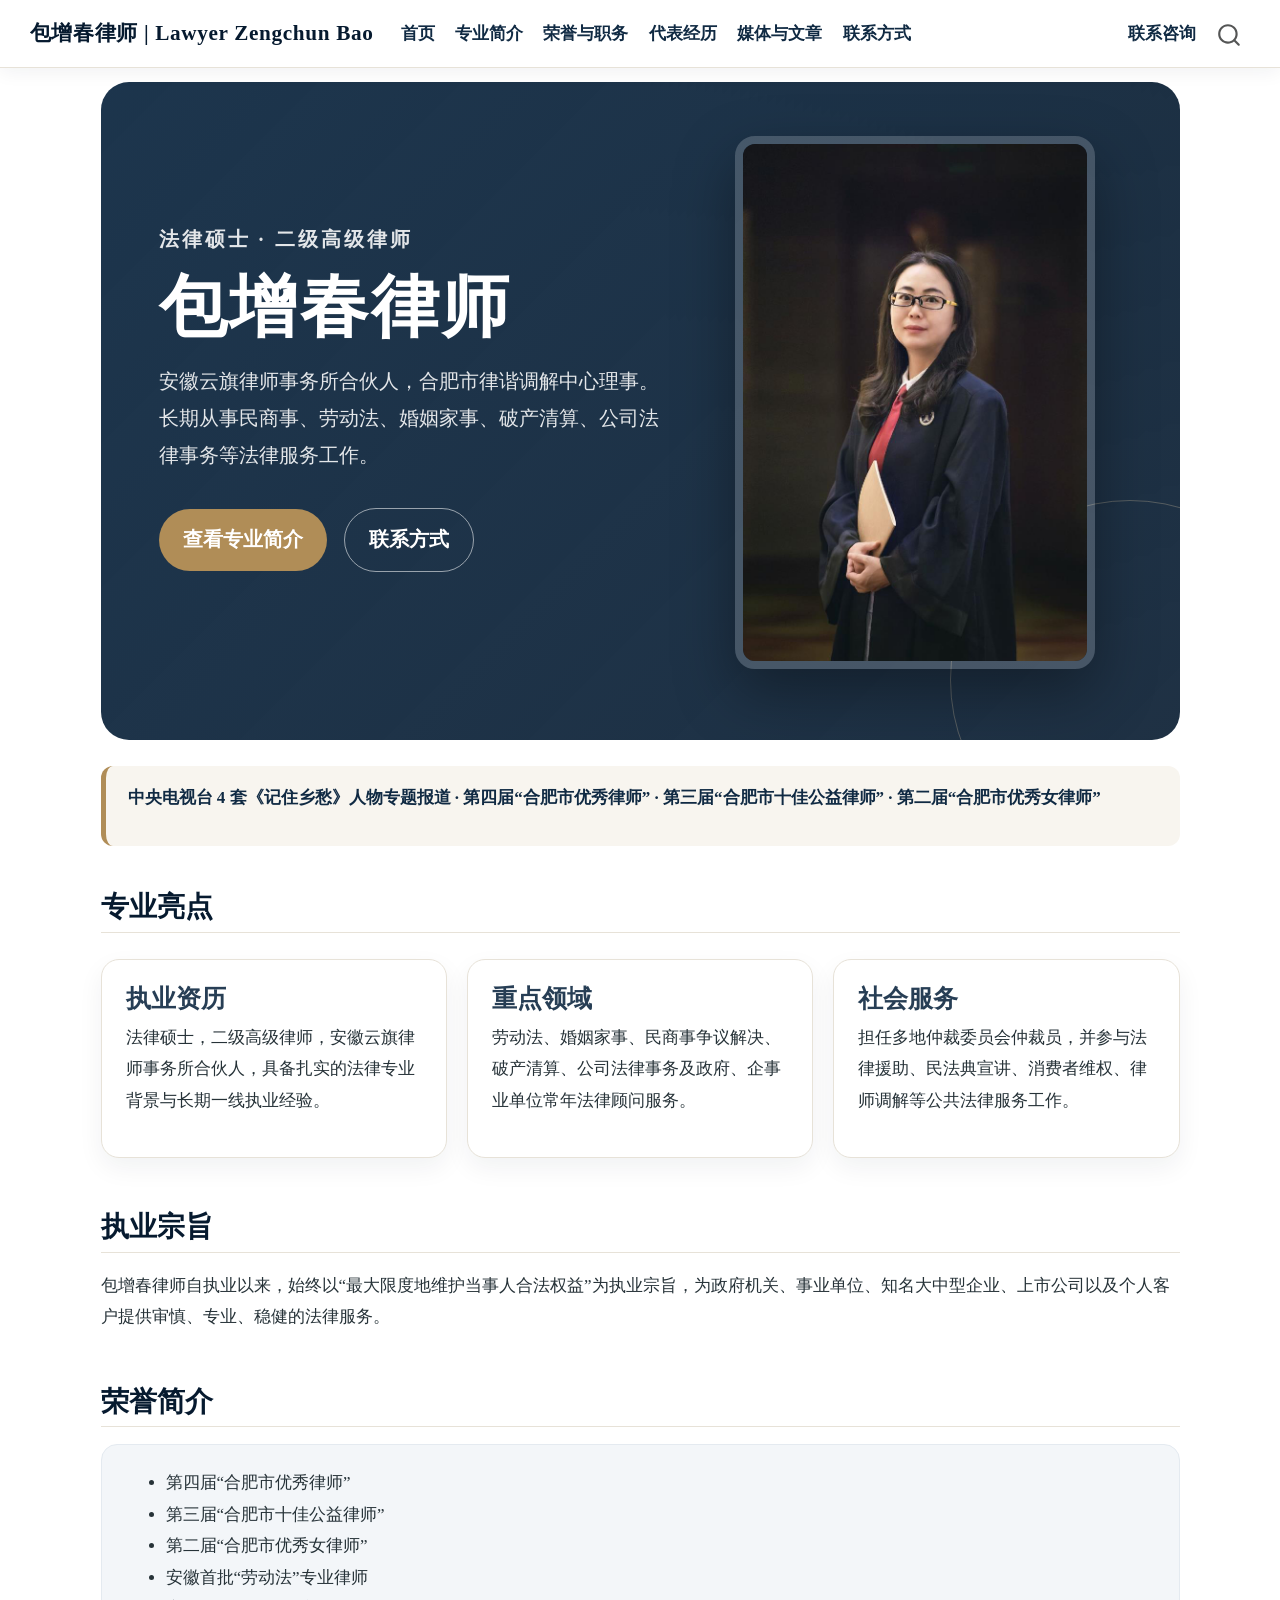
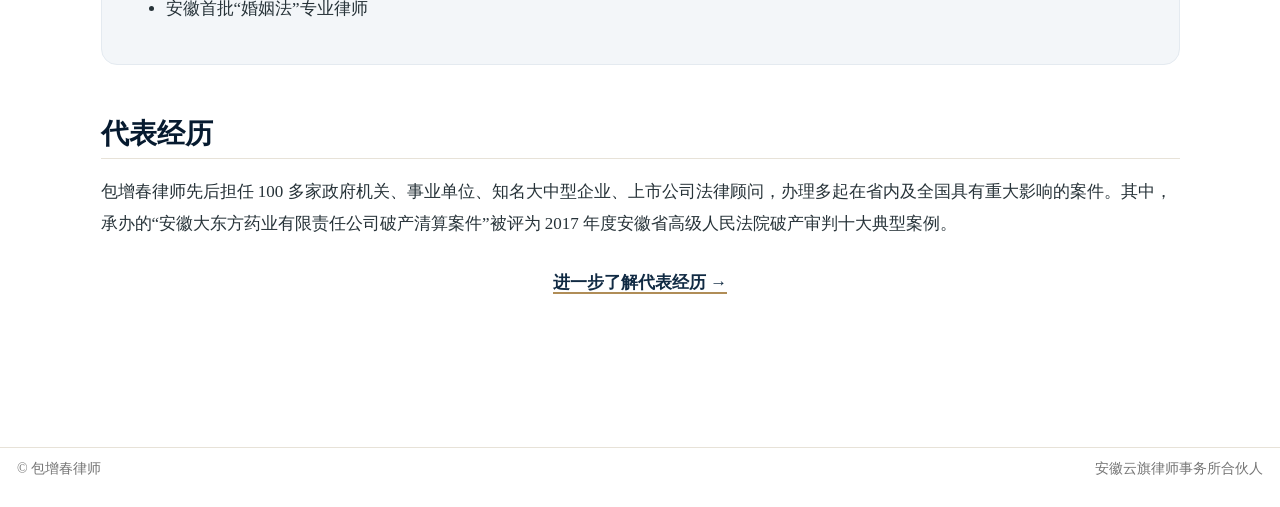
<file: docs/index.html>
<!DOCTYPE html>
<html xmlns="http://www.w3.org/1999/xhtml" lang="en" xml:lang="en"><head>

<meta charset="utf-8">
<meta name="generator" content="quarto-1.9.37">

<meta name="viewport" content="width=device-width, initial-scale=1.0, user-scalable=yes">

<meta name="description" content="包增春律师个人专业介绍网站">

<title>包增春律师 – 包增春律师 | Lawyer Zengchun Bao</title>
<style>
/* Default styles provided by pandoc.
** See https://pandoc.org/MANUAL.html#variables-for-html for config info.
*/
code{white-space: pre-wrap;}
span.smallcaps{font-variant: small-caps;}
div.columns{display: flex; gap: min(4vw, 1.5em);}
div.column{flex: auto; overflow-x: auto;}
div.hanging-indent{margin-left: 1.5em; text-indent: -1.5em;}
ul.task-list{list-style: none;}
ul.task-list li input[type="checkbox"] {
  width: 0.8em;
  margin: 0 0.8em 0.2em -1em; /* quarto-specific, see https://github.com/quarto-dev/quarto-cli/issues/4556 */ 
  vertical-align: middle;
}
</style>


<script src="site_libs/quarto-nav/quarto-nav.js"></script>
<script src="site_libs/clipboard/clipboard.min.js"></script>
<script src="site_libs/quarto-search/autocomplete.umd.js"></script>
<script src="site_libs/quarto-search/fuse.min.js"></script>
<script src="site_libs/quarto-search/quarto-search.js"></script>
<meta name="quarto:offset" content="./">
<script src="site_libs/quarto-html/quarto.js" type="module"></script>
<script src="site_libs/quarto-html/tabsets/tabsets.js" type="module"></script>
<script src="site_libs/quarto-html/popper.min.js"></script>
<script src="site_libs/quarto-html/tippy.umd.min.js"></script>
<script src="site_libs/quarto-html/anchor.min.js"></script>
<link href="site_libs/quarto-html/tippy.css" rel="stylesheet">
<link href="site_libs/quarto-html/quarto-syntax-highlighting-7f8f88aac4f3542376d5c11b86a4c14d.css" rel="stylesheet" id="quarto-text-highlighting-styles">
<script src="site_libs/bootstrap/bootstrap.min.js"></script>
<link href="site_libs/bootstrap/bootstrap-icons.css" rel="stylesheet">
<link href="site_libs/bootstrap/bootstrap-158031087360bce0ff56dc785ce39e06.min.css" rel="stylesheet" append-hash="true" id="quarto-bootstrap" data-mode="light">
<script id="quarto-search-options" type="application/json">{
  "location": "navbar",
  "copy-button": false,
  "collapse-after": 3,
  "panel-placement": "end",
  "type": "overlay",
  "limit": 50,
  "keyboard-shortcut": [
    "f",
    "/",
    "s"
  ],
  "show-item-context": false,
  "language": {
    "search-no-results-text": "No results",
    "search-matching-documents-text": "matching documents",
    "search-copy-link-title": "Copy link to search",
    "search-hide-matches-text": "Hide additional matches",
    "search-more-match-text": "more match in this document",
    "search-more-matches-text": "more matches in this document",
    "search-clear-button-title": "Clear",
    "search-text-placeholder": "",
    "search-detached-cancel-button-title": "Cancel",
    "search-submit-button-title": "Submit",
    "search-label": "Search"
  }
}</script>
<style>html{ scroll-behavior: smooth; }</style>


<link rel="stylesheet" href="styles.css">
</head>

<body class="nav-fixed quarto-light">

<div id="quarto-search-results"></div>
  <header id="quarto-header" class="headroom fixed-top">
    <nav class="navbar navbar-expand-lg " data-bs-theme="dark">
      <div class="navbar-container container-fluid">
      <div class="navbar-brand-container mx-auto">
    <a class="navbar-brand" href="./index.html">
    <span class="navbar-title">包增春律师 | Lawyer Zengchun Bao</span>
    </a>
  </div>
            <div id="quarto-search" class="" title="Search"></div>
          <button class="navbar-toggler" type="button" data-bs-toggle="collapse" data-bs-target="#navbarCollapse" aria-controls="navbarCollapse" role="menu" aria-expanded="false" aria-label="Toggle navigation" onclick="if (window.quartoToggleHeadroom) { window.quartoToggleHeadroom(); }">
  <span class="navbar-toggler-icon"></span>
</button>
          <div class="collapse navbar-collapse" id="navbarCollapse">
            <ul class="navbar-nav navbar-nav-scroll me-auto">
  <li class="nav-item">
    <a class="nav-link active" href="./index.html" aria-current="page"> 
<span class="menu-text">首页</span></a>
  </li>  
  <li class="nav-item">
    <a class="nav-link" href="./profile.html"> 
<span class="menu-text">专业简介</span></a>
  </li>  
  <li class="nav-item">
    <a class="nav-link" href="./honors.html"> 
<span class="menu-text">荣誉与职务</span></a>
  </li>  
  <li class="nav-item">
    <a class="nav-link" href="./experience.html"> 
<span class="menu-text">代表经历</span></a>
  </li>  
  <li class="nav-item">
    <a class="nav-link" href="./publications.html"> 
<span class="menu-text">媒体与文章</span></a>
  </li>  
  <li class="nav-item">
    <a class="nav-link" href="./contact.html"> 
<span class="menu-text">联系方式</span></a>
  </li>  
</ul>
            <ul class="navbar-nav navbar-nav-scroll ms-auto">
  <li class="nav-item">
    <a class="nav-link" href="./contact.html"> 
<span class="menu-text">联系咨询</span></a>
  </li>  
</ul>
          </div> <!-- /navcollapse -->
            <div class="quarto-navbar-tools">
</div>
      </div> <!-- /container-fluid -->
    </nav>
</header>
<!-- content -->
<div id="quarto-content" class="quarto-container page-columns page-rows-contents page-layout-full page-navbar">
<!-- sidebar -->
<!-- margin-sidebar -->
    
<!-- main -->
<main class="content column-page" id="quarto-document-content">

<header id="title-block-header" class="quarto-title-block default">
<div class="quarto-title">
<h1 class="title">包增春律师</h1>
</div>

<div>
  <div class="description">
    包增春律师个人专业介绍网站
  </div>
</div>


<div class="quarto-title-meta column-page">

    
  
    
  </div>
  


</header>


<div class="hero-section">
<div class="hero-text">
<p class="eyebrow">
法律硕士 · 二级高级律师
</p>
<section id="包增春律师" class="level1">
<h1>包增春律师</h1>
<p>安徽云旗律师事务所合伙人，合肥市律谐调解中心理事。长期从事民商事、劳动法、婚姻家事、破产清算、公司法律事务等法律服务工作。</p>
<div class="hero-actions">
<p><a class="btn-primary" href="profile.html">查看专业简介</a> <a class="btn-secondary" href="contact.html">联系方式</a></p>
</div>
</section>
</div>
<div class="hero-image">
<p><img src="img/portrait.jpg" class="img-fluid" alt="包增春律师职业照"></p>
</div>
</div>
<div class="notice-bar">
<p>中央电视台 4 套《记住乡愁》人物专题报道 · 第四届“合肥市优秀律师” · 第三届“合肥市十佳公益律师” · 第二届“合肥市优秀女律师”</p>
</div>
<section id="专业亮点" class="level2">
<h2 class="anchored" data-anchor-id="专业亮点">专业亮点</h2>
<div class="feature-grid">
<section id="执业资历" class="level3 feature-card">
<h3 class="anchored" data-anchor-id="执业资历">执业资历</h3>
<p>法律硕士，二级高级律师，安徽云旗律师事务所合伙人，具备扎实的法律专业背景与长期一线执业经验。</p>
</section>
<section id="重点领域" class="level3 feature-card">
<h3 class="anchored" data-anchor-id="重点领域">重点领域</h3>
<p>劳动法、婚姻家事、民商事争议解决、破产清算、公司法律事务及政府、企事业单位常年法律顾问服务。</p>
</section>
<section id="社会服务" class="level3 feature-card">
<h3 class="anchored" data-anchor-id="社会服务">社会服务</h3>
<p>担任多地仲裁委员会仲裁员，并参与法律援助、民法典宣讲、消费者维权、律师调解等公共法律服务工作。</p>
</section>
</div>
</section>
<section id="执业宗旨" class="level2">
<h2 class="anchored" data-anchor-id="执业宗旨">执业宗旨</h2>
<p>包增春律师自执业以来，始终以“最大限度地维护当事人合法权益”为执业宗旨，为政府机关、事业单位、知名大中型企业、上市公司以及个人客户提供审慎、专业、稳健的法律服务。</p>
</section>
<section id="荣誉简介" class="level2">
<h2 class="anchored" data-anchor-id="荣誉简介">荣誉简介</h2>
<div class="honor-list">
<ul>
<li>第四届“合肥市优秀律师”</li>
<li>第三届“合肥市十佳公益律师”</li>
<li>第二届“合肥市优秀女律师”</li>
<li>安徽首批“劳动法”专业律师</li>
<li>安徽首批“婚姻法”专业律师</li>
</ul>
</div>
</section>
<section id="代表经历" class="level2">
<h2 class="anchored" data-anchor-id="代表经历">代表经历</h2>
<p>包增春律师先后担任 100 多家政府机关、事业单位、知名大中型企业、上市公司法律顾问，办理多起在省内及全国具有重大影响的案件。其中，承办的“安徽大东方药业有限责任公司破产清算案件”被评为 2017 年度安徽省高级人民法院破产审判十大典型案例。</p>
<div class="center-link">
<p><a class="text-link" href="experience.html">进一步了解代表经历 →</a></p>
</div>


</section>

</main> <!-- /main -->
<script id="quarto-html-after-body" type="application/javascript">
  window.document.addEventListener("DOMContentLoaded", function (event) {
    const icon = "";
    const anchorJS = new window.AnchorJS();
    anchorJS.options = {
      placement: 'right',
      icon: icon
    };
    anchorJS.add('.anchored');
    const isCodeAnnotation = (el) => {
      for (const clz of el.classList) {
        if (clz.startsWith('code-annotation-')) {                     
          return true;
        }
      }
      return false;
    }
    const onCopySuccess = function(e) {
      // button target
      const button = e.trigger;
      // don't keep focus
      button.blur();
      // flash "checked"
      button.classList.add('code-copy-button-checked');
      var currentTitle = button.getAttribute("title");
      button.setAttribute("title", "Copied!");
      let tooltip;
      if (window.bootstrap) {
        button.setAttribute("data-bs-toggle", "tooltip");
        button.setAttribute("data-bs-placement", "left");
        button.setAttribute("data-bs-title", "Copied!");
        tooltip = new bootstrap.Tooltip(button, 
          { trigger: "manual", 
            customClass: "code-copy-button-tooltip",
            offset: [0, -8]});
        tooltip.show();    
      }
      setTimeout(function() {
        if (tooltip) {
          tooltip.hide();
          button.removeAttribute("data-bs-title");
          button.removeAttribute("data-bs-toggle");
          button.removeAttribute("data-bs-placement");
        }
        button.setAttribute("title", currentTitle);
        button.classList.remove('code-copy-button-checked');
      }, 1000);
      // clear code selection
      e.clearSelection();
    }
    const getTextToCopy = function(trigger) {
      const outerScaffold = trigger.parentElement.cloneNode(true);
      const codeEl = outerScaffold.querySelector('code');
      for (const childEl of codeEl.children) {
        if (isCodeAnnotation(childEl)) {
          childEl.remove();
        }
      }
      return codeEl.innerText;
    }
    const clipboard = new window.ClipboardJS('.code-copy-button:not([data-in-quarto-modal])', {
      text: getTextToCopy
    });
    clipboard.on('success', onCopySuccess);
    if (window.document.getElementById('quarto-embedded-source-code-modal')) {
      const clipboardModal = new window.ClipboardJS('.code-copy-button[data-in-quarto-modal]', {
        text: getTextToCopy,
        container: window.document.getElementById('quarto-embedded-source-code-modal')
      });
      clipboardModal.on('success', onCopySuccess);
    }
      var localhostRegex = new RegExp(/^(?:http|https):\/\/localhost\:?[0-9]*\//);
      var mailtoRegex = new RegExp(/^mailto:/);
        var filterRegex = new RegExp("https:\/\/LawyerZengchunBao\.github\.io");
      var isInternal = (href) => {
          return filterRegex.test(href) || localhostRegex.test(href) || mailtoRegex.test(href);
      }
      // Inspect non-navigation links and adorn them if external
     var links = window.document.querySelectorAll('a[href]:not(.nav-link):not(.navbar-brand):not(.toc-action):not(.sidebar-link):not(.sidebar-item-toggle):not(.pagination-link):not(.no-external):not([aria-hidden]):not(.dropdown-item):not(.quarto-navigation-tool):not(.about-link)');
      for (var i=0; i<links.length; i++) {
        const link = links[i];
        if (!isInternal(link.href)) {
          // undo the damage that might have been done by quarto-nav.js in the case of
          // links that we want to consider external
          if (link.dataset.originalHref !== undefined) {
            link.href = link.dataset.originalHref;
          }
        }
      }
    function tippyHover(el, contentFn, onTriggerFn, onUntriggerFn) {
      const config = {
        allowHTML: true,
        maxWidth: 500,
        delay: 100,
        arrow: false,
        appendTo: function(el) {
            return el.parentElement;
        },
        interactive: true,
        interactiveBorder: 10,
        theme: 'quarto',
        placement: 'bottom-start',
      };
      if (contentFn) {
        config.content = contentFn;
      }
      if (onTriggerFn) {
        config.onTrigger = onTriggerFn;
      }
      if (onUntriggerFn) {
        config.onUntrigger = onUntriggerFn;
      }
      window.tippy(el, config); 
    }
    const noterefs = window.document.querySelectorAll('a[role="doc-noteref"]');
    for (var i=0; i<noterefs.length; i++) {
      const ref = noterefs[i];
      tippyHover(ref, function() {
        // use id or data attribute instead here
        let href = ref.getAttribute('data-footnote-href') || ref.getAttribute('href');
        try { href = new URL(href).hash; } catch {}
        const id = href.replace(/^#\/?/, "");
        const note = window.document.getElementById(id);
        if (note) {
          return note.innerHTML;
        } else {
          return "";
        }
      });
    }
    const xrefs = window.document.querySelectorAll('a.quarto-xref');
    const processXRef = (id, note) => {
      // Strip column container classes
      const stripColumnClz = (el) => {
        el.classList.remove("page-full", "page-columns");
        if (el.children) {
          for (const child of el.children) {
            stripColumnClz(child);
          }
        }
      }
      stripColumnClz(note)
      if (id === null || id.startsWith('sec-')) {
        // Special case sections, only their first couple elements
        const container = document.createElement("div");
        if (note.children && note.children.length > 2) {
          container.appendChild(note.children[0].cloneNode(true));
          for (let i = 1; i < note.children.length; i++) {
            const child = note.children[i];
            if (child.tagName === "P" && child.innerText === "") {
              continue;
            } else {
              container.appendChild(child.cloneNode(true));
              break;
            }
          }
          if (window.Quarto?.typesetMath) {
            window.Quarto.typesetMath(container);
          }
          return container.innerHTML
        } else {
          if (window.Quarto?.typesetMath) {
            window.Quarto.typesetMath(note);
          }
          return note.innerHTML;
        }
      } else {
        // Remove any anchor links if they are present
        const anchorLink = note.querySelector('a.anchorjs-link');
        if (anchorLink) {
          anchorLink.remove();
        }
        if (window.Quarto?.typesetMath) {
          window.Quarto.typesetMath(note);
        }
        if (note.classList.contains("callout")) {
          return note.outerHTML;
        } else {
          return note.innerHTML;
        }
      }
    }
    for (var i=0; i<xrefs.length; i++) {
      const xref = xrefs[i];
      tippyHover(xref, undefined, function(instance) {
        instance.disable();
        let url = xref.getAttribute('href');
        let hash = undefined; 
        if (url.startsWith('#')) {
          hash = url;
        } else {
          try { hash = new URL(url).hash; } catch {}
        }
        if (hash) {
          const id = hash.replace(/^#\/?/, "");
          const note = window.document.getElementById(id);
          if (note !== null) {
            try {
              const html = processXRef(id, note.cloneNode(true));
              instance.setContent(html);
            } finally {
              instance.enable();
              instance.show();
            }
          } else {
            // See if we can fetch this
            fetch(url.split('#')[0])
            .then(res => res.text())
            .then(html => {
              const parser = new DOMParser();
              const htmlDoc = parser.parseFromString(html, "text/html");
              const note = htmlDoc.getElementById(id);
              if (note !== null) {
                const html = processXRef(id, note);
                instance.setContent(html);
              } 
            }).finally(() => {
              instance.enable();
              instance.show();
            });
          }
        } else {
          // See if we can fetch a full url (with no hash to target)
          // This is a special case and we should probably do some content thinning / targeting
          fetch(url)
          .then(res => res.text())
          .then(html => {
            const parser = new DOMParser();
            const htmlDoc = parser.parseFromString(html, "text/html");
            const note = htmlDoc.querySelector('main.content');
            if (note !== null) {
              // This should only happen for chapter cross references
              // (since there is no id in the URL)
              // remove the first header
              if (note.children.length > 0 && note.children[0].tagName === "HEADER") {
                note.children[0].remove();
              }
              const html = processXRef(null, note);
              instance.setContent(html);
            } 
          }).finally(() => {
            instance.enable();
            instance.show();
          });
        }
      }, function(instance) {
      });
    }
        let selectedAnnoteEl;
        const selectorForAnnotation = ( cell, annotation) => {
          let cellAttr = 'data-code-cell="' + cell + '"';
          let lineAttr = 'data-code-annotation="' +  annotation + '"';
          const selector = 'span[' + cellAttr + '][' + lineAttr + ']';
          return selector;
        }
        const selectCodeLines = (annoteEl) => {
          const doc = window.document;
          const targetCell = annoteEl.getAttribute("data-target-cell");
          const targetAnnotation = annoteEl.getAttribute("data-target-annotation");
          const annoteSpan = window.document.querySelector(selectorForAnnotation(targetCell, targetAnnotation));
          const lines = annoteSpan.getAttribute("data-code-lines").split(",");
          const lineIds = lines.map((line) => {
            return targetCell + "-" + line;
          })
          let top = null;
          let height = null;
          let parent = null;
          if (lineIds.length > 0) {
              //compute the position of the single el (top and bottom and make a div)
              const el = window.document.getElementById(lineIds[0]);
              top = el.offsetTop;
              height = el.offsetHeight;
              parent = el.parentElement.parentElement;
            if (lineIds.length > 1) {
              const lastEl = window.document.getElementById(lineIds[lineIds.length - 1]);
              const bottom = lastEl.offsetTop + lastEl.offsetHeight;
              height = bottom - top;
            }
            if (top !== null && height !== null && parent !== null) {
              // cook up a div (if necessary) and position it 
              let div = window.document.getElementById("code-annotation-line-highlight");
              if (div === null) {
                div = window.document.createElement("div");
                div.setAttribute("id", "code-annotation-line-highlight");
                div.style.position = 'absolute';
                parent.appendChild(div);
              }
              div.style.top = top - 2 + "px";
              div.style.height = height + 4 + "px";
              div.style.left = 0;
              let gutterDiv = window.document.getElementById("code-annotation-line-highlight-gutter");
              if (gutterDiv === null) {
                gutterDiv = window.document.createElement("div");
                gutterDiv.setAttribute("id", "code-annotation-line-highlight-gutter");
                gutterDiv.style.position = 'absolute';
                const codeCell = window.document.getElementById(targetCell);
                const gutter = codeCell.querySelector('.code-annotation-gutter');
                gutter.appendChild(gutterDiv);
              }
              gutterDiv.style.top = top - 2 + "px";
              gutterDiv.style.height = height + 4 + "px";
            }
            selectedAnnoteEl = annoteEl;
          }
        };
        const unselectCodeLines = () => {
          const elementsIds = ["code-annotation-line-highlight", "code-annotation-line-highlight-gutter"];
          elementsIds.forEach((elId) => {
            const div = window.document.getElementById(elId);
            if (div) {
              div.remove();
            }
          });
          selectedAnnoteEl = undefined;
        };
          // Handle positioning of the toggle
      window.addEventListener(
        "resize",
        throttle(() => {
          elRect = undefined;
          if (selectedAnnoteEl) {
            selectCodeLines(selectedAnnoteEl);
          }
        }, 10)
      );
      function throttle(fn, ms) {
      let throttle = false;
      let timer;
        return (...args) => {
          if(!throttle) { // first call gets through
              fn.apply(this, args);
              throttle = true;
          } else { // all the others get throttled
              if(timer) clearTimeout(timer); // cancel #2
              timer = setTimeout(() => {
                fn.apply(this, args);
                timer = throttle = false;
              }, ms);
          }
        };
      }
        // Attach click handler to the DT
        const annoteDls = window.document.querySelectorAll('dt[data-target-cell]');
        for (const annoteDlNode of annoteDls) {
          annoteDlNode.addEventListener('click', (event) => {
            const clickedEl = event.target;
            if (clickedEl !== selectedAnnoteEl) {
              unselectCodeLines();
              const activeEl = window.document.querySelector('dt[data-target-cell].code-annotation-active');
              if (activeEl) {
                activeEl.classList.remove('code-annotation-active');
              }
              selectCodeLines(clickedEl);
              clickedEl.classList.add('code-annotation-active');
            } else {
              // Unselect the line
              unselectCodeLines();
              clickedEl.classList.remove('code-annotation-active');
            }
          });
        }
    const findCites = (el) => {
      const parentEl = el.parentElement;
      if (parentEl) {
        const cites = parentEl.dataset.cites;
        if (cites) {
          return {
            el,
            cites: cites.split(' ')
          };
        } else {
          return findCites(el.parentElement)
        }
      } else {
        return undefined;
      }
    };
    var bibliorefs = window.document.querySelectorAll('a[role="doc-biblioref"]');
    for (var i=0; i<bibliorefs.length; i++) {
      const ref = bibliorefs[i];
      const citeInfo = findCites(ref);
      if (citeInfo) {
        tippyHover(citeInfo.el, function() {
          var popup = window.document.createElement('div');
          citeInfo.cites.forEach(function(cite) {
            var citeDiv = window.document.createElement('div');
            citeDiv.classList.add('hanging-indent');
            citeDiv.classList.add('csl-entry');
            var biblioDiv = window.document.getElementById('ref-' + cite);
            if (biblioDiv) {
              citeDiv.innerHTML = biblioDiv.innerHTML;
            }
            popup.appendChild(citeDiv);
          });
          return popup.innerHTML;
        });
      }
    }
  });
  </script>
</div> <!-- /content -->
<footer class="footer">
  <div class="nav-footer">
    <div class="nav-footer-left">
<p>© 包增春律师</p>
</div>   
    <div class="nav-footer-center">
      &nbsp;
    </div>
    <div class="nav-footer-right">
<p>安徽云旗律师事务所合伙人</p>
</div>
  </div>
</footer>




<script src="site_libs/quarto-html/zenscroll-min.js"></script>
</body></html>
</file>
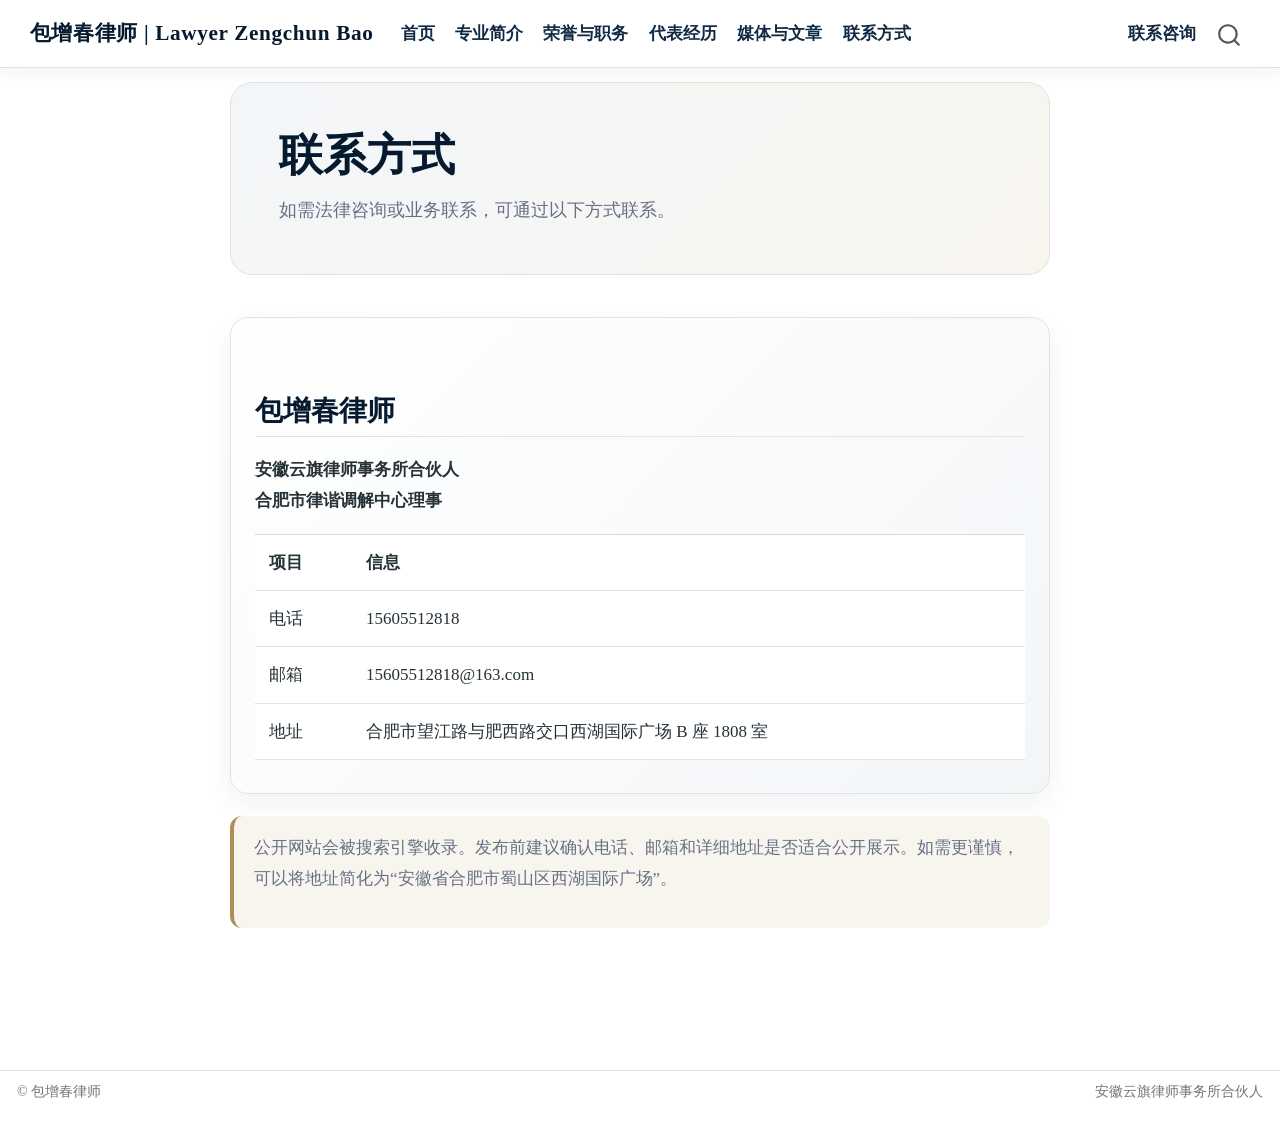
<file: docs/contact.html>
<!DOCTYPE html>
<html xmlns="http://www.w3.org/1999/xhtml" lang="en" xml:lang="en"><head>

<meta charset="utf-8">
<meta name="generator" content="quarto-1.9.37">

<meta name="viewport" content="width=device-width, initial-scale=1.0, user-scalable=yes">

<meta name="description" content="包增春律师联系方式">

<title>联系方式 – 包增春律师 | Lawyer Zengchun Bao</title>
<style>
/* Default styles provided by pandoc.
** See https://pandoc.org/MANUAL.html#variables-for-html for config info.
*/
code{white-space: pre-wrap;}
span.smallcaps{font-variant: small-caps;}
div.columns{display: flex; gap: min(4vw, 1.5em);}
div.column{flex: auto; overflow-x: auto;}
div.hanging-indent{margin-left: 1.5em; text-indent: -1.5em;}
ul.task-list{list-style: none;}
ul.task-list li input[type="checkbox"] {
  width: 0.8em;
  margin: 0 0.8em 0.2em -1em; /* quarto-specific, see https://github.com/quarto-dev/quarto-cli/issues/4556 */ 
  vertical-align: middle;
}
</style>


<script src="site_libs/quarto-nav/quarto-nav.js"></script>
<script src="site_libs/clipboard/clipboard.min.js"></script>
<script src="site_libs/quarto-search/autocomplete.umd.js"></script>
<script src="site_libs/quarto-search/fuse.min.js"></script>
<script src="site_libs/quarto-search/quarto-search.js"></script>
<meta name="quarto:offset" content="./">
<script src="site_libs/quarto-html/quarto.js" type="module"></script>
<script src="site_libs/quarto-html/tabsets/tabsets.js" type="module"></script>
<script src="site_libs/quarto-html/popper.min.js"></script>
<script src="site_libs/quarto-html/tippy.umd.min.js"></script>
<script src="site_libs/quarto-html/anchor.min.js"></script>
<link href="site_libs/quarto-html/tippy.css" rel="stylesheet">
<link href="site_libs/quarto-html/quarto-syntax-highlighting-7f8f88aac4f3542376d5c11b86a4c14d.css" rel="stylesheet" id="quarto-text-highlighting-styles">
<script src="site_libs/bootstrap/bootstrap.min.js"></script>
<link href="site_libs/bootstrap/bootstrap-icons.css" rel="stylesheet">
<link href="site_libs/bootstrap/bootstrap-158031087360bce0ff56dc785ce39e06.min.css" rel="stylesheet" append-hash="true" id="quarto-bootstrap" data-mode="light">
<script id="quarto-search-options" type="application/json">{
  "location": "navbar",
  "copy-button": false,
  "collapse-after": 3,
  "panel-placement": "end",
  "type": "overlay",
  "limit": 50,
  "keyboard-shortcut": [
    "f",
    "/",
    "s"
  ],
  "show-item-context": false,
  "language": {
    "search-no-results-text": "No results",
    "search-matching-documents-text": "matching documents",
    "search-copy-link-title": "Copy link to search",
    "search-hide-matches-text": "Hide additional matches",
    "search-more-match-text": "more match in this document",
    "search-more-matches-text": "more matches in this document",
    "search-clear-button-title": "Clear",
    "search-text-placeholder": "",
    "search-detached-cancel-button-title": "Cancel",
    "search-submit-button-title": "Submit",
    "search-label": "Search"
  }
}</script>
<style>html{ scroll-behavior: smooth; }</style>


<link rel="stylesheet" href="styles.css">
</head>

<body class="nav-fixed quarto-light">

<div id="quarto-search-results"></div>
  <header id="quarto-header" class="headroom fixed-top">
    <nav class="navbar navbar-expand-lg " data-bs-theme="dark">
      <div class="navbar-container container-fluid">
      <div class="navbar-brand-container mx-auto">
    <a class="navbar-brand" href="./index.html">
    <span class="navbar-title">包增春律师 | Lawyer Zengchun Bao</span>
    </a>
  </div>
            <div id="quarto-search" class="" title="Search"></div>
          <button class="navbar-toggler" type="button" data-bs-toggle="collapse" data-bs-target="#navbarCollapse" aria-controls="navbarCollapse" role="menu" aria-expanded="false" aria-label="Toggle navigation" onclick="if (window.quartoToggleHeadroom) { window.quartoToggleHeadroom(); }">
  <span class="navbar-toggler-icon"></span>
</button>
          <div class="collapse navbar-collapse" id="navbarCollapse">
            <ul class="navbar-nav navbar-nav-scroll me-auto">
  <li class="nav-item">
    <a class="nav-link" href="./index.html"> 
<span class="menu-text">首页</span></a>
  </li>  
  <li class="nav-item">
    <a class="nav-link" href="./profile.html"> 
<span class="menu-text">专业简介</span></a>
  </li>  
  <li class="nav-item">
    <a class="nav-link" href="./honors.html"> 
<span class="menu-text">荣誉与职务</span></a>
  </li>  
  <li class="nav-item">
    <a class="nav-link" href="./experience.html"> 
<span class="menu-text">代表经历</span></a>
  </li>  
  <li class="nav-item">
    <a class="nav-link" href="./publications.html"> 
<span class="menu-text">媒体与文章</span></a>
  </li>  
  <li class="nav-item">
    <a class="nav-link active" href="./contact.html" aria-current="page"> 
<span class="menu-text">联系方式</span></a>
  </li>  
</ul>
            <ul class="navbar-nav navbar-nav-scroll ms-auto">
  <li class="nav-item">
    <a class="nav-link" href="./contact.html"> 
<span class="menu-text">联系咨询</span></a>
  </li>  
</ul>
          </div> <!-- /navcollapse -->
            <div class="quarto-navbar-tools">
</div>
      </div> <!-- /container-fluid -->
    </nav>
</header>
<!-- content -->
<div id="quarto-content" class="quarto-container page-columns page-rows-contents page-layout-full page-navbar">
<!-- sidebar -->
<!-- margin-sidebar -->
    
<!-- main -->
<main class="content column-page" id="quarto-document-content">

<header id="title-block-header" class="quarto-title-block default">
<div class="quarto-title">
<h1 class="title">联系方式</h1>
</div>

<div>
  <div class="description">
    包增春律师联系方式
  </div>
</div>


<div class="quarto-title-meta column-page">

    
  
    
  </div>
  


</header>


<section id="联系方式" class="level1 page-heading">
<h1>联系方式</h1>
<p>
如需法律咨询或业务联系，可通过以下方式联系。
</p>
</section>
<section id="包增春律师" class="level2 contact-card">
<h2 class="anchored" data-anchor-id="包增春律师">包增春律师</h2>
<p><strong>安徽云旗律师事务所合伙人</strong><br>
<strong>合肥市律谐调解中心理事</strong></p>
<table class="caption-top table">
<thead>
<tr class="header">
<th>项目</th>
<th>信息</th>
</tr>
</thead>
<tbody>
<tr class="odd">
<td>电话</td>
<td>15605512818</td>
</tr>
<tr class="even">
<td>邮箱</td>
<td>15605512818@163.com</td>
</tr>
<tr class="odd">
<td>地址</td>
<td>合肥市望江路与肥西路交口西湖国际广场 B 座 1808 室</td>
</tr>
</tbody>
</table>
</section>
<div class="contact-note">
<p>公开网站会被搜索引擎收录。发布前建议确认电话、邮箱和详细地址是否适合公开展示。如需更谨慎，可以将地址简化为“安徽省合肥市蜀山区西湖国际广场”。</p>
</div>



</main> <!-- /main -->
<script id="quarto-html-after-body" type="application/javascript">
  window.document.addEventListener("DOMContentLoaded", function (event) {
    const icon = "";
    const anchorJS = new window.AnchorJS();
    anchorJS.options = {
      placement: 'right',
      icon: icon
    };
    anchorJS.add('.anchored');
    const isCodeAnnotation = (el) => {
      for (const clz of el.classList) {
        if (clz.startsWith('code-annotation-')) {                     
          return true;
        }
      }
      return false;
    }
    const onCopySuccess = function(e) {
      // button target
      const button = e.trigger;
      // don't keep focus
      button.blur();
      // flash "checked"
      button.classList.add('code-copy-button-checked');
      var currentTitle = button.getAttribute("title");
      button.setAttribute("title", "Copied!");
      let tooltip;
      if (window.bootstrap) {
        button.setAttribute("data-bs-toggle", "tooltip");
        button.setAttribute("data-bs-placement", "left");
        button.setAttribute("data-bs-title", "Copied!");
        tooltip = new bootstrap.Tooltip(button, 
          { trigger: "manual", 
            customClass: "code-copy-button-tooltip",
            offset: [0, -8]});
        tooltip.show();    
      }
      setTimeout(function() {
        if (tooltip) {
          tooltip.hide();
          button.removeAttribute("data-bs-title");
          button.removeAttribute("data-bs-toggle");
          button.removeAttribute("data-bs-placement");
        }
        button.setAttribute("title", currentTitle);
        button.classList.remove('code-copy-button-checked');
      }, 1000);
      // clear code selection
      e.clearSelection();
    }
    const getTextToCopy = function(trigger) {
      const outerScaffold = trigger.parentElement.cloneNode(true);
      const codeEl = outerScaffold.querySelector('code');
      for (const childEl of codeEl.children) {
        if (isCodeAnnotation(childEl)) {
          childEl.remove();
        }
      }
      return codeEl.innerText;
    }
    const clipboard = new window.ClipboardJS('.code-copy-button:not([data-in-quarto-modal])', {
      text: getTextToCopy
    });
    clipboard.on('success', onCopySuccess);
    if (window.document.getElementById('quarto-embedded-source-code-modal')) {
      const clipboardModal = new window.ClipboardJS('.code-copy-button[data-in-quarto-modal]', {
        text: getTextToCopy,
        container: window.document.getElementById('quarto-embedded-source-code-modal')
      });
      clipboardModal.on('success', onCopySuccess);
    }
      var localhostRegex = new RegExp(/^(?:http|https):\/\/localhost\:?[0-9]*\//);
      var mailtoRegex = new RegExp(/^mailto:/);
        var filterRegex = new RegExp("https:\/\/LawyerZengchunBao\.github\.io");
      var isInternal = (href) => {
          return filterRegex.test(href) || localhostRegex.test(href) || mailtoRegex.test(href);
      }
      // Inspect non-navigation links and adorn them if external
     var links = window.document.querySelectorAll('a[href]:not(.nav-link):not(.navbar-brand):not(.toc-action):not(.sidebar-link):not(.sidebar-item-toggle):not(.pagination-link):not(.no-external):not([aria-hidden]):not(.dropdown-item):not(.quarto-navigation-tool):not(.about-link)');
      for (var i=0; i<links.length; i++) {
        const link = links[i];
        if (!isInternal(link.href)) {
          // undo the damage that might have been done by quarto-nav.js in the case of
          // links that we want to consider external
          if (link.dataset.originalHref !== undefined) {
            link.href = link.dataset.originalHref;
          }
        }
      }
    function tippyHover(el, contentFn, onTriggerFn, onUntriggerFn) {
      const config = {
        allowHTML: true,
        maxWidth: 500,
        delay: 100,
        arrow: false,
        appendTo: function(el) {
            return el.parentElement;
        },
        interactive: true,
        interactiveBorder: 10,
        theme: 'quarto',
        placement: 'bottom-start',
      };
      if (contentFn) {
        config.content = contentFn;
      }
      if (onTriggerFn) {
        config.onTrigger = onTriggerFn;
      }
      if (onUntriggerFn) {
        config.onUntrigger = onUntriggerFn;
      }
      window.tippy(el, config); 
    }
    const noterefs = window.document.querySelectorAll('a[role="doc-noteref"]');
    for (var i=0; i<noterefs.length; i++) {
      const ref = noterefs[i];
      tippyHover(ref, function() {
        // use id or data attribute instead here
        let href = ref.getAttribute('data-footnote-href') || ref.getAttribute('href');
        try { href = new URL(href).hash; } catch {}
        const id = href.replace(/^#\/?/, "");
        const note = window.document.getElementById(id);
        if (note) {
          return note.innerHTML;
        } else {
          return "";
        }
      });
    }
    const xrefs = window.document.querySelectorAll('a.quarto-xref');
    const processXRef = (id, note) => {
      // Strip column container classes
      const stripColumnClz = (el) => {
        el.classList.remove("page-full", "page-columns");
        if (el.children) {
          for (const child of el.children) {
            stripColumnClz(child);
          }
        }
      }
      stripColumnClz(note)
      if (id === null || id.startsWith('sec-')) {
        // Special case sections, only their first couple elements
        const container = document.createElement("div");
        if (note.children && note.children.length > 2) {
          container.appendChild(note.children[0].cloneNode(true));
          for (let i = 1; i < note.children.length; i++) {
            const child = note.children[i];
            if (child.tagName === "P" && child.innerText === "") {
              continue;
            } else {
              container.appendChild(child.cloneNode(true));
              break;
            }
          }
          if (window.Quarto?.typesetMath) {
            window.Quarto.typesetMath(container);
          }
          return container.innerHTML
        } else {
          if (window.Quarto?.typesetMath) {
            window.Quarto.typesetMath(note);
          }
          return note.innerHTML;
        }
      } else {
        // Remove any anchor links if they are present
        const anchorLink = note.querySelector('a.anchorjs-link');
        if (anchorLink) {
          anchorLink.remove();
        }
        if (window.Quarto?.typesetMath) {
          window.Quarto.typesetMath(note);
        }
        if (note.classList.contains("callout")) {
          return note.outerHTML;
        } else {
          return note.innerHTML;
        }
      }
    }
    for (var i=0; i<xrefs.length; i++) {
      const xref = xrefs[i];
      tippyHover(xref, undefined, function(instance) {
        instance.disable();
        let url = xref.getAttribute('href');
        let hash = undefined; 
        if (url.startsWith('#')) {
          hash = url;
        } else {
          try { hash = new URL(url).hash; } catch {}
        }
        if (hash) {
          const id = hash.replace(/^#\/?/, "");
          const note = window.document.getElementById(id);
          if (note !== null) {
            try {
              const html = processXRef(id, note.cloneNode(true));
              instance.setContent(html);
            } finally {
              instance.enable();
              instance.show();
            }
          } else {
            // See if we can fetch this
            fetch(url.split('#')[0])
            .then(res => res.text())
            .then(html => {
              const parser = new DOMParser();
              const htmlDoc = parser.parseFromString(html, "text/html");
              const note = htmlDoc.getElementById(id);
              if (note !== null) {
                const html = processXRef(id, note);
                instance.setContent(html);
              } 
            }).finally(() => {
              instance.enable();
              instance.show();
            });
          }
        } else {
          // See if we can fetch a full url (with no hash to target)
          // This is a special case and we should probably do some content thinning / targeting
          fetch(url)
          .then(res => res.text())
          .then(html => {
            const parser = new DOMParser();
            const htmlDoc = parser.parseFromString(html, "text/html");
            const note = htmlDoc.querySelector('main.content');
            if (note !== null) {
              // This should only happen for chapter cross references
              // (since there is no id in the URL)
              // remove the first header
              if (note.children.length > 0 && note.children[0].tagName === "HEADER") {
                note.children[0].remove();
              }
              const html = processXRef(null, note);
              instance.setContent(html);
            } 
          }).finally(() => {
            instance.enable();
            instance.show();
          });
        }
      }, function(instance) {
      });
    }
        let selectedAnnoteEl;
        const selectorForAnnotation = ( cell, annotation) => {
          let cellAttr = 'data-code-cell="' + cell + '"';
          let lineAttr = 'data-code-annotation="' +  annotation + '"';
          const selector = 'span[' + cellAttr + '][' + lineAttr + ']';
          return selector;
        }
        const selectCodeLines = (annoteEl) => {
          const doc = window.document;
          const targetCell = annoteEl.getAttribute("data-target-cell");
          const targetAnnotation = annoteEl.getAttribute("data-target-annotation");
          const annoteSpan = window.document.querySelector(selectorForAnnotation(targetCell, targetAnnotation));
          const lines = annoteSpan.getAttribute("data-code-lines").split(",");
          const lineIds = lines.map((line) => {
            return targetCell + "-" + line;
          })
          let top = null;
          let height = null;
          let parent = null;
          if (lineIds.length > 0) {
              //compute the position of the single el (top and bottom and make a div)
              const el = window.document.getElementById(lineIds[0]);
              top = el.offsetTop;
              height = el.offsetHeight;
              parent = el.parentElement.parentElement;
            if (lineIds.length > 1) {
              const lastEl = window.document.getElementById(lineIds[lineIds.length - 1]);
              const bottom = lastEl.offsetTop + lastEl.offsetHeight;
              height = bottom - top;
            }
            if (top !== null && height !== null && parent !== null) {
              // cook up a div (if necessary) and position it 
              let div = window.document.getElementById("code-annotation-line-highlight");
              if (div === null) {
                div = window.document.createElement("div");
                div.setAttribute("id", "code-annotation-line-highlight");
                div.style.position = 'absolute';
                parent.appendChild(div);
              }
              div.style.top = top - 2 + "px";
              div.style.height = height + 4 + "px";
              div.style.left = 0;
              let gutterDiv = window.document.getElementById("code-annotation-line-highlight-gutter");
              if (gutterDiv === null) {
                gutterDiv = window.document.createElement("div");
                gutterDiv.setAttribute("id", "code-annotation-line-highlight-gutter");
                gutterDiv.style.position = 'absolute';
                const codeCell = window.document.getElementById(targetCell);
                const gutter = codeCell.querySelector('.code-annotation-gutter');
                gutter.appendChild(gutterDiv);
              }
              gutterDiv.style.top = top - 2 + "px";
              gutterDiv.style.height = height + 4 + "px";
            }
            selectedAnnoteEl = annoteEl;
          }
        };
        const unselectCodeLines = () => {
          const elementsIds = ["code-annotation-line-highlight", "code-annotation-line-highlight-gutter"];
          elementsIds.forEach((elId) => {
            const div = window.document.getElementById(elId);
            if (div) {
              div.remove();
            }
          });
          selectedAnnoteEl = undefined;
        };
          // Handle positioning of the toggle
      window.addEventListener(
        "resize",
        throttle(() => {
          elRect = undefined;
          if (selectedAnnoteEl) {
            selectCodeLines(selectedAnnoteEl);
          }
        }, 10)
      );
      function throttle(fn, ms) {
      let throttle = false;
      let timer;
        return (...args) => {
          if(!throttle) { // first call gets through
              fn.apply(this, args);
              throttle = true;
          } else { // all the others get throttled
              if(timer) clearTimeout(timer); // cancel #2
              timer = setTimeout(() => {
                fn.apply(this, args);
                timer = throttle = false;
              }, ms);
          }
        };
      }
        // Attach click handler to the DT
        const annoteDls = window.document.querySelectorAll('dt[data-target-cell]');
        for (const annoteDlNode of annoteDls) {
          annoteDlNode.addEventListener('click', (event) => {
            const clickedEl = event.target;
            if (clickedEl !== selectedAnnoteEl) {
              unselectCodeLines();
              const activeEl = window.document.querySelector('dt[data-target-cell].code-annotation-active');
              if (activeEl) {
                activeEl.classList.remove('code-annotation-active');
              }
              selectCodeLines(clickedEl);
              clickedEl.classList.add('code-annotation-active');
            } else {
              // Unselect the line
              unselectCodeLines();
              clickedEl.classList.remove('code-annotation-active');
            }
          });
        }
    const findCites = (el) => {
      const parentEl = el.parentElement;
      if (parentEl) {
        const cites = parentEl.dataset.cites;
        if (cites) {
          return {
            el,
            cites: cites.split(' ')
          };
        } else {
          return findCites(el.parentElement)
        }
      } else {
        return undefined;
      }
    };
    var bibliorefs = window.document.querySelectorAll('a[role="doc-biblioref"]');
    for (var i=0; i<bibliorefs.length; i++) {
      const ref = bibliorefs[i];
      const citeInfo = findCites(ref);
      if (citeInfo) {
        tippyHover(citeInfo.el, function() {
          var popup = window.document.createElement('div');
          citeInfo.cites.forEach(function(cite) {
            var citeDiv = window.document.createElement('div');
            citeDiv.classList.add('hanging-indent');
            citeDiv.classList.add('csl-entry');
            var biblioDiv = window.document.getElementById('ref-' + cite);
            if (biblioDiv) {
              citeDiv.innerHTML = biblioDiv.innerHTML;
            }
            popup.appendChild(citeDiv);
          });
          return popup.innerHTML;
        });
      }
    }
  });
  </script>
</div> <!-- /content -->
<footer class="footer">
  <div class="nav-footer">
    <div class="nav-footer-left">
<p>© 包增春律师</p>
</div>   
    <div class="nav-footer-center">
      &nbsp;
    </div>
    <div class="nav-footer-right">
<p>安徽云旗律师事务所合伙人</p>
</div>
  </div>
</footer>




<script src="site_libs/quarto-html/zenscroll-min.js"></script>
</body></html>
</file>
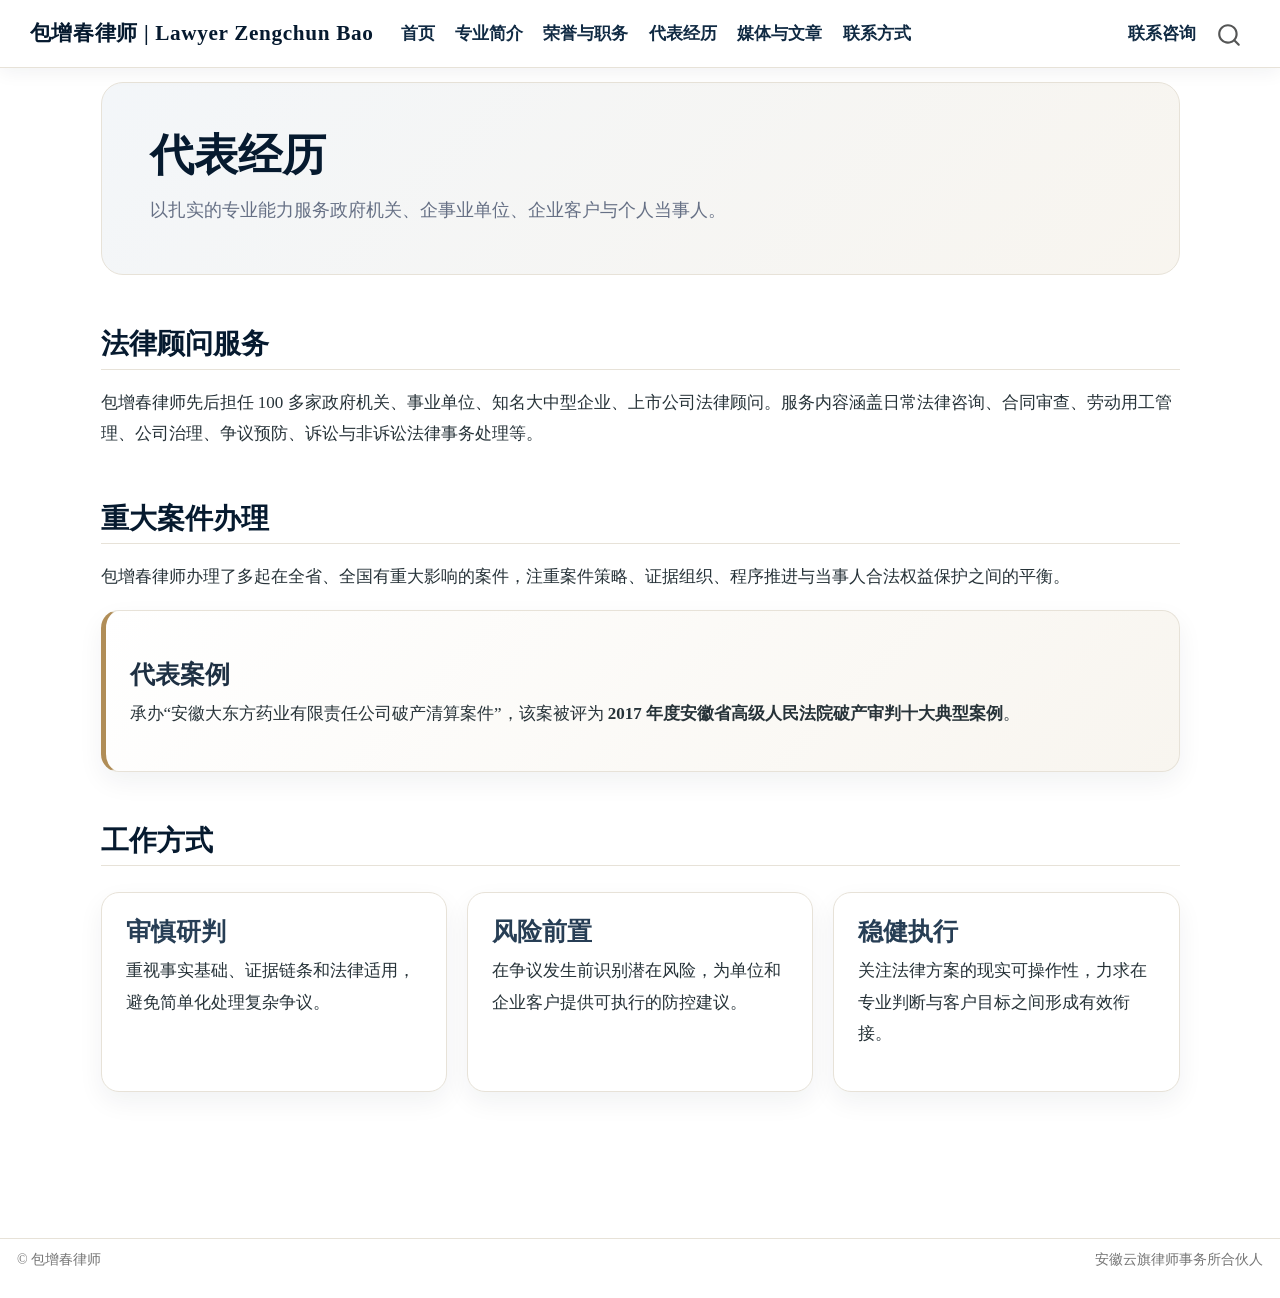
<file: docs/experience.html>
<!DOCTYPE html>
<html xmlns="http://www.w3.org/1999/xhtml" lang="en" xml:lang="en"><head>

<meta charset="utf-8">
<meta name="generator" content="quarto-1.9.37">

<meta name="viewport" content="width=device-width, initial-scale=1.0, user-scalable=yes">

<meta name="description" content="包增春律师法律顾问、重大案件与执业经历">

<title>代表经历 – 包增春律师 | Lawyer Zengchun Bao</title>
<style>
/* Default styles provided by pandoc.
** See https://pandoc.org/MANUAL.html#variables-for-html for config info.
*/
code{white-space: pre-wrap;}
span.smallcaps{font-variant: small-caps;}
div.columns{display: flex; gap: min(4vw, 1.5em);}
div.column{flex: auto; overflow-x: auto;}
div.hanging-indent{margin-left: 1.5em; text-indent: -1.5em;}
ul.task-list{list-style: none;}
ul.task-list li input[type="checkbox"] {
  width: 0.8em;
  margin: 0 0.8em 0.2em -1em; /* quarto-specific, see https://github.com/quarto-dev/quarto-cli/issues/4556 */ 
  vertical-align: middle;
}
</style>


<script src="site_libs/quarto-nav/quarto-nav.js"></script>
<script src="site_libs/clipboard/clipboard.min.js"></script>
<script src="site_libs/quarto-search/autocomplete.umd.js"></script>
<script src="site_libs/quarto-search/fuse.min.js"></script>
<script src="site_libs/quarto-search/quarto-search.js"></script>
<meta name="quarto:offset" content="./">
<script src="site_libs/quarto-html/quarto.js" type="module"></script>
<script src="site_libs/quarto-html/tabsets/tabsets.js" type="module"></script>
<script src="site_libs/quarto-html/popper.min.js"></script>
<script src="site_libs/quarto-html/tippy.umd.min.js"></script>
<script src="site_libs/quarto-html/anchor.min.js"></script>
<link href="site_libs/quarto-html/tippy.css" rel="stylesheet">
<link href="site_libs/quarto-html/quarto-syntax-highlighting-7f8f88aac4f3542376d5c11b86a4c14d.css" rel="stylesheet" id="quarto-text-highlighting-styles">
<script src="site_libs/bootstrap/bootstrap.min.js"></script>
<link href="site_libs/bootstrap/bootstrap-icons.css" rel="stylesheet">
<link href="site_libs/bootstrap/bootstrap-158031087360bce0ff56dc785ce39e06.min.css" rel="stylesheet" append-hash="true" id="quarto-bootstrap" data-mode="light">
<script id="quarto-search-options" type="application/json">{
  "location": "navbar",
  "copy-button": false,
  "collapse-after": 3,
  "panel-placement": "end",
  "type": "overlay",
  "limit": 50,
  "keyboard-shortcut": [
    "f",
    "/",
    "s"
  ],
  "show-item-context": false,
  "language": {
    "search-no-results-text": "No results",
    "search-matching-documents-text": "matching documents",
    "search-copy-link-title": "Copy link to search",
    "search-hide-matches-text": "Hide additional matches",
    "search-more-match-text": "more match in this document",
    "search-more-matches-text": "more matches in this document",
    "search-clear-button-title": "Clear",
    "search-text-placeholder": "",
    "search-detached-cancel-button-title": "Cancel",
    "search-submit-button-title": "Submit",
    "search-label": "Search"
  }
}</script>
<style>html{ scroll-behavior: smooth; }</style>


<link rel="stylesheet" href="styles.css">
</head>

<body class="nav-fixed quarto-light">

<div id="quarto-search-results"></div>
  <header id="quarto-header" class="headroom fixed-top">
    <nav class="navbar navbar-expand-lg " data-bs-theme="dark">
      <div class="navbar-container container-fluid">
      <div class="navbar-brand-container mx-auto">
    <a class="navbar-brand" href="./index.html">
    <span class="navbar-title">包增春律师 | Lawyer Zengchun Bao</span>
    </a>
  </div>
            <div id="quarto-search" class="" title="Search"></div>
          <button class="navbar-toggler" type="button" data-bs-toggle="collapse" data-bs-target="#navbarCollapse" aria-controls="navbarCollapse" role="menu" aria-expanded="false" aria-label="Toggle navigation" onclick="if (window.quartoToggleHeadroom) { window.quartoToggleHeadroom(); }">
  <span class="navbar-toggler-icon"></span>
</button>
          <div class="collapse navbar-collapse" id="navbarCollapse">
            <ul class="navbar-nav navbar-nav-scroll me-auto">
  <li class="nav-item">
    <a class="nav-link" href="./index.html"> 
<span class="menu-text">首页</span></a>
  </li>  
  <li class="nav-item">
    <a class="nav-link" href="./profile.html"> 
<span class="menu-text">专业简介</span></a>
  </li>  
  <li class="nav-item">
    <a class="nav-link" href="./honors.html"> 
<span class="menu-text">荣誉与职务</span></a>
  </li>  
  <li class="nav-item">
    <a class="nav-link active" href="./experience.html" aria-current="page"> 
<span class="menu-text">代表经历</span></a>
  </li>  
  <li class="nav-item">
    <a class="nav-link" href="./publications.html"> 
<span class="menu-text">媒体与文章</span></a>
  </li>  
  <li class="nav-item">
    <a class="nav-link" href="./contact.html"> 
<span class="menu-text">联系方式</span></a>
  </li>  
</ul>
            <ul class="navbar-nav navbar-nav-scroll ms-auto">
  <li class="nav-item">
    <a class="nav-link" href="./contact.html"> 
<span class="menu-text">联系咨询</span></a>
  </li>  
</ul>
          </div> <!-- /navcollapse -->
            <div class="quarto-navbar-tools">
</div>
      </div> <!-- /container-fluid -->
    </nav>
</header>
<!-- content -->
<div id="quarto-content" class="quarto-container page-columns page-rows-contents page-layout-full page-navbar">
<!-- sidebar -->
<!-- margin-sidebar -->
    
<!-- main -->
<main class="content column-page" id="quarto-document-content">

<header id="title-block-header" class="quarto-title-block default">
<div class="quarto-title">
<h1 class="title">代表经历</h1>
</div>

<div>
  <div class="description">
    包增春律师法律顾问、重大案件与执业经历
  </div>
</div>


<div class="quarto-title-meta column-page">

    
  
    
  </div>
  


</header>


<section id="代表经历" class="level1 page-heading">
<h1>代表经历</h1>
<p>
以扎实的专业能力服务政府机关、企事业单位、企业客户与个人当事人。
</p>
</section>
<section id="法律顾问服务" class="level2">
<h2 class="anchored" data-anchor-id="法律顾问服务">法律顾问服务</h2>
<p>包增春律师先后担任 100 多家政府机关、事业单位、知名大中型企业、上市公司法律顾问。服务内容涵盖日常法律咨询、合同审查、劳动用工管理、公司治理、争议预防、诉讼与非诉讼法律事务处理等。</p>
</section>
<section id="重大案件办理" class="level2">
<h2 class="anchored" data-anchor-id="重大案件办理">重大案件办理</h2>
<p>包增春律师办理了多起在全省、全国有重大影响的案件，注重案件策略、证据组织、程序推进与当事人合法权益保护之间的平衡。</p>
<section id="代表案例" class="level3 case-highlight">
<h3 class="anchored" data-anchor-id="代表案例">代表案例</h3>
<p>承办“安徽大东方药业有限责任公司破产清算案件”，该案被评为 <strong>2017 年度安徽省高级人民法院破产审判十大典型案例</strong>。</p>
</section>
</section>
<section id="工作方式" class="level2">
<h2 class="anchored" data-anchor-id="工作方式">工作方式</h2>
<div class="feature-grid">
<section id="审慎研判" class="level3 feature-card">
<h3 class="anchored" data-anchor-id="审慎研判">审慎研判</h3>
<p>重视事实基础、证据链条和法律适用，避免简单化处理复杂争议。</p>
</section>
<section id="风险前置" class="level3 feature-card">
<h3 class="anchored" data-anchor-id="风险前置">风险前置</h3>
<p>在争议发生前识别潜在风险，为单位和企业客户提供可执行的防控建议。</p>
</section>
<section id="稳健执行" class="level3 feature-card">
<h3 class="anchored" data-anchor-id="稳健执行">稳健执行</h3>
<p>关注法律方案的现实可操作性，力求在专业判断与客户目标之间形成有效衔接。</p>
</section>
</div>


</section>

</main> <!-- /main -->
<script id="quarto-html-after-body" type="application/javascript">
  window.document.addEventListener("DOMContentLoaded", function (event) {
    const icon = "";
    const anchorJS = new window.AnchorJS();
    anchorJS.options = {
      placement: 'right',
      icon: icon
    };
    anchorJS.add('.anchored');
    const isCodeAnnotation = (el) => {
      for (const clz of el.classList) {
        if (clz.startsWith('code-annotation-')) {                     
          return true;
        }
      }
      return false;
    }
    const onCopySuccess = function(e) {
      // button target
      const button = e.trigger;
      // don't keep focus
      button.blur();
      // flash "checked"
      button.classList.add('code-copy-button-checked');
      var currentTitle = button.getAttribute("title");
      button.setAttribute("title", "Copied!");
      let tooltip;
      if (window.bootstrap) {
        button.setAttribute("data-bs-toggle", "tooltip");
        button.setAttribute("data-bs-placement", "left");
        button.setAttribute("data-bs-title", "Copied!");
        tooltip = new bootstrap.Tooltip(button, 
          { trigger: "manual", 
            customClass: "code-copy-button-tooltip",
            offset: [0, -8]});
        tooltip.show();    
      }
      setTimeout(function() {
        if (tooltip) {
          tooltip.hide();
          button.removeAttribute("data-bs-title");
          button.removeAttribute("data-bs-toggle");
          button.removeAttribute("data-bs-placement");
        }
        button.setAttribute("title", currentTitle);
        button.classList.remove('code-copy-button-checked');
      }, 1000);
      // clear code selection
      e.clearSelection();
    }
    const getTextToCopy = function(trigger) {
      const outerScaffold = trigger.parentElement.cloneNode(true);
      const codeEl = outerScaffold.querySelector('code');
      for (const childEl of codeEl.children) {
        if (isCodeAnnotation(childEl)) {
          childEl.remove();
        }
      }
      return codeEl.innerText;
    }
    const clipboard = new window.ClipboardJS('.code-copy-button:not([data-in-quarto-modal])', {
      text: getTextToCopy
    });
    clipboard.on('success', onCopySuccess);
    if (window.document.getElementById('quarto-embedded-source-code-modal')) {
      const clipboardModal = new window.ClipboardJS('.code-copy-button[data-in-quarto-modal]', {
        text: getTextToCopy,
        container: window.document.getElementById('quarto-embedded-source-code-modal')
      });
      clipboardModal.on('success', onCopySuccess);
    }
      var localhostRegex = new RegExp(/^(?:http|https):\/\/localhost\:?[0-9]*\//);
      var mailtoRegex = new RegExp(/^mailto:/);
        var filterRegex = new RegExp("https:\/\/LawyerZengchunBao\.github\.io");
      var isInternal = (href) => {
          return filterRegex.test(href) || localhostRegex.test(href) || mailtoRegex.test(href);
      }
      // Inspect non-navigation links and adorn them if external
     var links = window.document.querySelectorAll('a[href]:not(.nav-link):not(.navbar-brand):not(.toc-action):not(.sidebar-link):not(.sidebar-item-toggle):not(.pagination-link):not(.no-external):not([aria-hidden]):not(.dropdown-item):not(.quarto-navigation-tool):not(.about-link)');
      for (var i=0; i<links.length; i++) {
        const link = links[i];
        if (!isInternal(link.href)) {
          // undo the damage that might have been done by quarto-nav.js in the case of
          // links that we want to consider external
          if (link.dataset.originalHref !== undefined) {
            link.href = link.dataset.originalHref;
          }
        }
      }
    function tippyHover(el, contentFn, onTriggerFn, onUntriggerFn) {
      const config = {
        allowHTML: true,
        maxWidth: 500,
        delay: 100,
        arrow: false,
        appendTo: function(el) {
            return el.parentElement;
        },
        interactive: true,
        interactiveBorder: 10,
        theme: 'quarto',
        placement: 'bottom-start',
      };
      if (contentFn) {
        config.content = contentFn;
      }
      if (onTriggerFn) {
        config.onTrigger = onTriggerFn;
      }
      if (onUntriggerFn) {
        config.onUntrigger = onUntriggerFn;
      }
      window.tippy(el, config); 
    }
    const noterefs = window.document.querySelectorAll('a[role="doc-noteref"]');
    for (var i=0; i<noterefs.length; i++) {
      const ref = noterefs[i];
      tippyHover(ref, function() {
        // use id or data attribute instead here
        let href = ref.getAttribute('data-footnote-href') || ref.getAttribute('href');
        try { href = new URL(href).hash; } catch {}
        const id = href.replace(/^#\/?/, "");
        const note = window.document.getElementById(id);
        if (note) {
          return note.innerHTML;
        } else {
          return "";
        }
      });
    }
    const xrefs = window.document.querySelectorAll('a.quarto-xref');
    const processXRef = (id, note) => {
      // Strip column container classes
      const stripColumnClz = (el) => {
        el.classList.remove("page-full", "page-columns");
        if (el.children) {
          for (const child of el.children) {
            stripColumnClz(child);
          }
        }
      }
      stripColumnClz(note)
      if (id === null || id.startsWith('sec-')) {
        // Special case sections, only their first couple elements
        const container = document.createElement("div");
        if (note.children && note.children.length > 2) {
          container.appendChild(note.children[0].cloneNode(true));
          for (let i = 1; i < note.children.length; i++) {
            const child = note.children[i];
            if (child.tagName === "P" && child.innerText === "") {
              continue;
            } else {
              container.appendChild(child.cloneNode(true));
              break;
            }
          }
          if (window.Quarto?.typesetMath) {
            window.Quarto.typesetMath(container);
          }
          return container.innerHTML
        } else {
          if (window.Quarto?.typesetMath) {
            window.Quarto.typesetMath(note);
          }
          return note.innerHTML;
        }
      } else {
        // Remove any anchor links if they are present
        const anchorLink = note.querySelector('a.anchorjs-link');
        if (anchorLink) {
          anchorLink.remove();
        }
        if (window.Quarto?.typesetMath) {
          window.Quarto.typesetMath(note);
        }
        if (note.classList.contains("callout")) {
          return note.outerHTML;
        } else {
          return note.innerHTML;
        }
      }
    }
    for (var i=0; i<xrefs.length; i++) {
      const xref = xrefs[i];
      tippyHover(xref, undefined, function(instance) {
        instance.disable();
        let url = xref.getAttribute('href');
        let hash = undefined; 
        if (url.startsWith('#')) {
          hash = url;
        } else {
          try { hash = new URL(url).hash; } catch {}
        }
        if (hash) {
          const id = hash.replace(/^#\/?/, "");
          const note = window.document.getElementById(id);
          if (note !== null) {
            try {
              const html = processXRef(id, note.cloneNode(true));
              instance.setContent(html);
            } finally {
              instance.enable();
              instance.show();
            }
          } else {
            // See if we can fetch this
            fetch(url.split('#')[0])
            .then(res => res.text())
            .then(html => {
              const parser = new DOMParser();
              const htmlDoc = parser.parseFromString(html, "text/html");
              const note = htmlDoc.getElementById(id);
              if (note !== null) {
                const html = processXRef(id, note);
                instance.setContent(html);
              } 
            }).finally(() => {
              instance.enable();
              instance.show();
            });
          }
        } else {
          // See if we can fetch a full url (with no hash to target)
          // This is a special case and we should probably do some content thinning / targeting
          fetch(url)
          .then(res => res.text())
          .then(html => {
            const parser = new DOMParser();
            const htmlDoc = parser.parseFromString(html, "text/html");
            const note = htmlDoc.querySelector('main.content');
            if (note !== null) {
              // This should only happen for chapter cross references
              // (since there is no id in the URL)
              // remove the first header
              if (note.children.length > 0 && note.children[0].tagName === "HEADER") {
                note.children[0].remove();
              }
              const html = processXRef(null, note);
              instance.setContent(html);
            } 
          }).finally(() => {
            instance.enable();
            instance.show();
          });
        }
      }, function(instance) {
      });
    }
        let selectedAnnoteEl;
        const selectorForAnnotation = ( cell, annotation) => {
          let cellAttr = 'data-code-cell="' + cell + '"';
          let lineAttr = 'data-code-annotation="' +  annotation + '"';
          const selector = 'span[' + cellAttr + '][' + lineAttr + ']';
          return selector;
        }
        const selectCodeLines = (annoteEl) => {
          const doc = window.document;
          const targetCell = annoteEl.getAttribute("data-target-cell");
          const targetAnnotation = annoteEl.getAttribute("data-target-annotation");
          const annoteSpan = window.document.querySelector(selectorForAnnotation(targetCell, targetAnnotation));
          const lines = annoteSpan.getAttribute("data-code-lines").split(",");
          const lineIds = lines.map((line) => {
            return targetCell + "-" + line;
          })
          let top = null;
          let height = null;
          let parent = null;
          if (lineIds.length > 0) {
              //compute the position of the single el (top and bottom and make a div)
              const el = window.document.getElementById(lineIds[0]);
              top = el.offsetTop;
              height = el.offsetHeight;
              parent = el.parentElement.parentElement;
            if (lineIds.length > 1) {
              const lastEl = window.document.getElementById(lineIds[lineIds.length - 1]);
              const bottom = lastEl.offsetTop + lastEl.offsetHeight;
              height = bottom - top;
            }
            if (top !== null && height !== null && parent !== null) {
              // cook up a div (if necessary) and position it 
              let div = window.document.getElementById("code-annotation-line-highlight");
              if (div === null) {
                div = window.document.createElement("div");
                div.setAttribute("id", "code-annotation-line-highlight");
                div.style.position = 'absolute';
                parent.appendChild(div);
              }
              div.style.top = top - 2 + "px";
              div.style.height = height + 4 + "px";
              div.style.left = 0;
              let gutterDiv = window.document.getElementById("code-annotation-line-highlight-gutter");
              if (gutterDiv === null) {
                gutterDiv = window.document.createElement("div");
                gutterDiv.setAttribute("id", "code-annotation-line-highlight-gutter");
                gutterDiv.style.position = 'absolute';
                const codeCell = window.document.getElementById(targetCell);
                const gutter = codeCell.querySelector('.code-annotation-gutter');
                gutter.appendChild(gutterDiv);
              }
              gutterDiv.style.top = top - 2 + "px";
              gutterDiv.style.height = height + 4 + "px";
            }
            selectedAnnoteEl = annoteEl;
          }
        };
        const unselectCodeLines = () => {
          const elementsIds = ["code-annotation-line-highlight", "code-annotation-line-highlight-gutter"];
          elementsIds.forEach((elId) => {
            const div = window.document.getElementById(elId);
            if (div) {
              div.remove();
            }
          });
          selectedAnnoteEl = undefined;
        };
          // Handle positioning of the toggle
      window.addEventListener(
        "resize",
        throttle(() => {
          elRect = undefined;
          if (selectedAnnoteEl) {
            selectCodeLines(selectedAnnoteEl);
          }
        }, 10)
      );
      function throttle(fn, ms) {
      let throttle = false;
      let timer;
        return (...args) => {
          if(!throttle) { // first call gets through
              fn.apply(this, args);
              throttle = true;
          } else { // all the others get throttled
              if(timer) clearTimeout(timer); // cancel #2
              timer = setTimeout(() => {
                fn.apply(this, args);
                timer = throttle = false;
              }, ms);
          }
        };
      }
        // Attach click handler to the DT
        const annoteDls = window.document.querySelectorAll('dt[data-target-cell]');
        for (const annoteDlNode of annoteDls) {
          annoteDlNode.addEventListener('click', (event) => {
            const clickedEl = event.target;
            if (clickedEl !== selectedAnnoteEl) {
              unselectCodeLines();
              const activeEl = window.document.querySelector('dt[data-target-cell].code-annotation-active');
              if (activeEl) {
                activeEl.classList.remove('code-annotation-active');
              }
              selectCodeLines(clickedEl);
              clickedEl.classList.add('code-annotation-active');
            } else {
              // Unselect the line
              unselectCodeLines();
              clickedEl.classList.remove('code-annotation-active');
            }
          });
        }
    const findCites = (el) => {
      const parentEl = el.parentElement;
      if (parentEl) {
        const cites = parentEl.dataset.cites;
        if (cites) {
          return {
            el,
            cites: cites.split(' ')
          };
        } else {
          return findCites(el.parentElement)
        }
      } else {
        return undefined;
      }
    };
    var bibliorefs = window.document.querySelectorAll('a[role="doc-biblioref"]');
    for (var i=0; i<bibliorefs.length; i++) {
      const ref = bibliorefs[i];
      const citeInfo = findCites(ref);
      if (citeInfo) {
        tippyHover(citeInfo.el, function() {
          var popup = window.document.createElement('div');
          citeInfo.cites.forEach(function(cite) {
            var citeDiv = window.document.createElement('div');
            citeDiv.classList.add('hanging-indent');
            citeDiv.classList.add('csl-entry');
            var biblioDiv = window.document.getElementById('ref-' + cite);
            if (biblioDiv) {
              citeDiv.innerHTML = biblioDiv.innerHTML;
            }
            popup.appendChild(citeDiv);
          });
          return popup.innerHTML;
        });
      }
    }
  });
  </script>
</div> <!-- /content -->
<footer class="footer">
  <div class="nav-footer">
    <div class="nav-footer-left">
<p>© 包增春律师</p>
</div>   
    <div class="nav-footer-center">
      &nbsp;
    </div>
    <div class="nav-footer-right">
<p>安徽云旗律师事务所合伙人</p>
</div>
  </div>
</footer>




<script src="site_libs/quarto-html/zenscroll-min.js"></script>
</body></html>
</file>
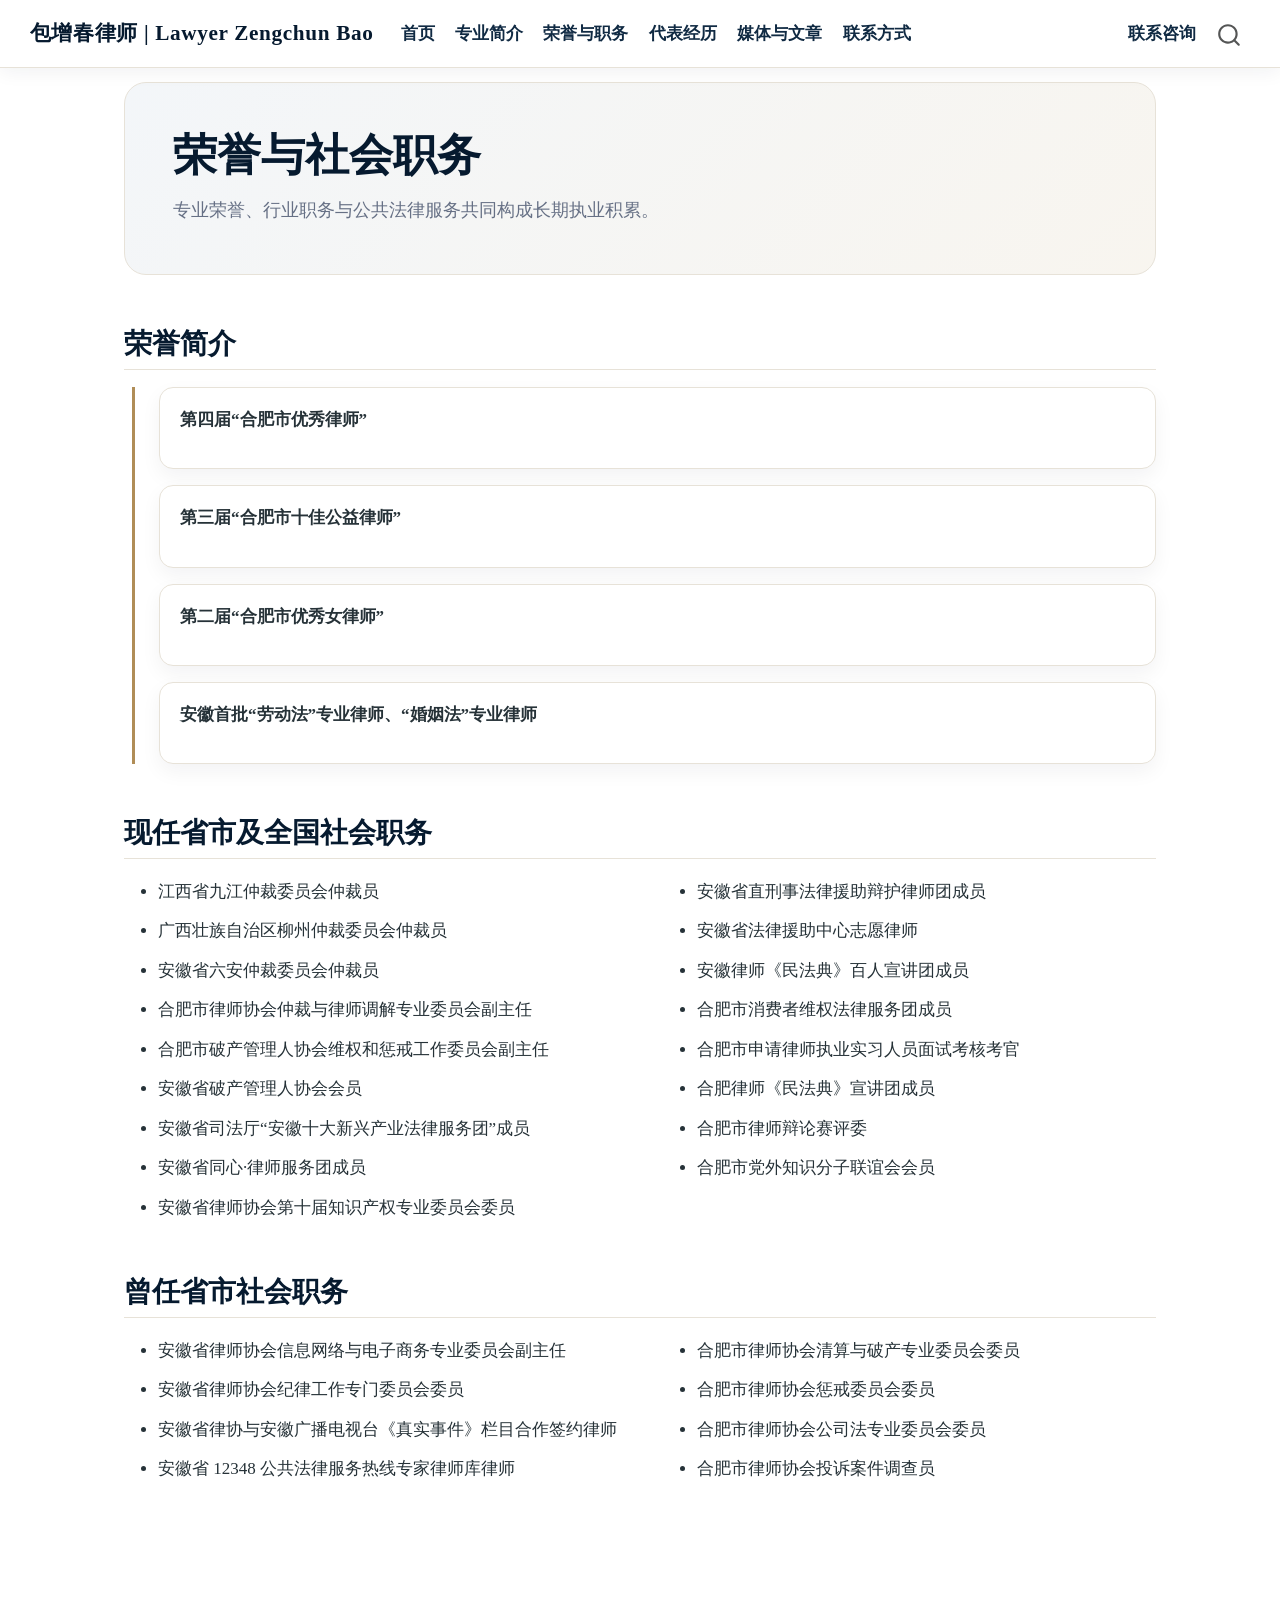
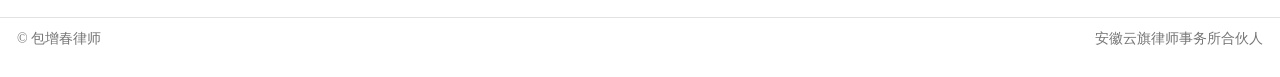
<file: docs/honors.html>
<!DOCTYPE html>
<html xmlns="http://www.w3.org/1999/xhtml" lang="en" xml:lang="en"><head>

<meta charset="utf-8">
<meta name="generator" content="quarto-1.9.37">

<meta name="viewport" content="width=device-width, initial-scale=1.0, user-scalable=yes">

<meta name="description" content="包增春律师荣誉、社会职务与公共法律服务">

<title>荣誉与社会职务 – 包增春律师 | Lawyer Zengchun Bao</title>
<style>
/* Default styles provided by pandoc.
** See https://pandoc.org/MANUAL.html#variables-for-html for config info.
*/
code{white-space: pre-wrap;}
span.smallcaps{font-variant: small-caps;}
div.columns{display: flex; gap: min(4vw, 1.5em);}
div.column{flex: auto; overflow-x: auto;}
div.hanging-indent{margin-left: 1.5em; text-indent: -1.5em;}
ul.task-list{list-style: none;}
ul.task-list li input[type="checkbox"] {
  width: 0.8em;
  margin: 0 0.8em 0.2em -1em; /* quarto-specific, see https://github.com/quarto-dev/quarto-cli/issues/4556 */ 
  vertical-align: middle;
}
</style>


<script src="site_libs/quarto-nav/quarto-nav.js"></script>
<script src="site_libs/clipboard/clipboard.min.js"></script>
<script src="site_libs/quarto-search/autocomplete.umd.js"></script>
<script src="site_libs/quarto-search/fuse.min.js"></script>
<script src="site_libs/quarto-search/quarto-search.js"></script>
<meta name="quarto:offset" content="./">
<script src="site_libs/quarto-html/quarto.js" type="module"></script>
<script src="site_libs/quarto-html/tabsets/tabsets.js" type="module"></script>
<script src="site_libs/quarto-html/popper.min.js"></script>
<script src="site_libs/quarto-html/tippy.umd.min.js"></script>
<script src="site_libs/quarto-html/anchor.min.js"></script>
<link href="site_libs/quarto-html/tippy.css" rel="stylesheet">
<link href="site_libs/quarto-html/quarto-syntax-highlighting-7f8f88aac4f3542376d5c11b86a4c14d.css" rel="stylesheet" id="quarto-text-highlighting-styles">
<script src="site_libs/bootstrap/bootstrap.min.js"></script>
<link href="site_libs/bootstrap/bootstrap-icons.css" rel="stylesheet">
<link href="site_libs/bootstrap/bootstrap-158031087360bce0ff56dc785ce39e06.min.css" rel="stylesheet" append-hash="true" id="quarto-bootstrap" data-mode="light">
<script id="quarto-search-options" type="application/json">{
  "location": "navbar",
  "copy-button": false,
  "collapse-after": 3,
  "panel-placement": "end",
  "type": "overlay",
  "limit": 50,
  "keyboard-shortcut": [
    "f",
    "/",
    "s"
  ],
  "show-item-context": false,
  "language": {
    "search-no-results-text": "No results",
    "search-matching-documents-text": "matching documents",
    "search-copy-link-title": "Copy link to search",
    "search-hide-matches-text": "Hide additional matches",
    "search-more-match-text": "more match in this document",
    "search-more-matches-text": "more matches in this document",
    "search-clear-button-title": "Clear",
    "search-text-placeholder": "",
    "search-detached-cancel-button-title": "Cancel",
    "search-submit-button-title": "Submit",
    "search-label": "Search"
  }
}</script>
<style>html{ scroll-behavior: smooth; }</style>


<link rel="stylesheet" href="styles.css">
</head>

<body class="nav-fixed quarto-light">

<div id="quarto-search-results"></div>
  <header id="quarto-header" class="headroom fixed-top">
    <nav class="navbar navbar-expand-lg " data-bs-theme="dark">
      <div class="navbar-container container-fluid">
      <div class="navbar-brand-container mx-auto">
    <a class="navbar-brand" href="./index.html">
    <span class="navbar-title">包增春律师 | Lawyer Zengchun Bao</span>
    </a>
  </div>
            <div id="quarto-search" class="" title="Search"></div>
          <button class="navbar-toggler" type="button" data-bs-toggle="collapse" data-bs-target="#navbarCollapse" aria-controls="navbarCollapse" role="menu" aria-expanded="false" aria-label="Toggle navigation" onclick="if (window.quartoToggleHeadroom) { window.quartoToggleHeadroom(); }">
  <span class="navbar-toggler-icon"></span>
</button>
          <div class="collapse navbar-collapse" id="navbarCollapse">
            <ul class="navbar-nav navbar-nav-scroll me-auto">
  <li class="nav-item">
    <a class="nav-link" href="./index.html"> 
<span class="menu-text">首页</span></a>
  </li>  
  <li class="nav-item">
    <a class="nav-link" href="./profile.html"> 
<span class="menu-text">专业简介</span></a>
  </li>  
  <li class="nav-item">
    <a class="nav-link active" href="./honors.html" aria-current="page"> 
<span class="menu-text">荣誉与职务</span></a>
  </li>  
  <li class="nav-item">
    <a class="nav-link" href="./experience.html"> 
<span class="menu-text">代表经历</span></a>
  </li>  
  <li class="nav-item">
    <a class="nav-link" href="./publications.html"> 
<span class="menu-text">媒体与文章</span></a>
  </li>  
  <li class="nav-item">
    <a class="nav-link" href="./contact.html"> 
<span class="menu-text">联系方式</span></a>
  </li>  
</ul>
            <ul class="navbar-nav navbar-nav-scroll ms-auto">
  <li class="nav-item">
    <a class="nav-link" href="./contact.html"> 
<span class="menu-text">联系咨询</span></a>
  </li>  
</ul>
          </div> <!-- /navcollapse -->
            <div class="quarto-navbar-tools">
</div>
      </div> <!-- /container-fluid -->
    </nav>
</header>
<!-- content -->
<div id="quarto-content" class="quarto-container page-columns page-rows-contents page-layout-full page-navbar">
<!-- sidebar -->
<!-- margin-sidebar -->
    
<!-- main -->
<main class="content column-page" id="quarto-document-content">

<header id="title-block-header" class="quarto-title-block default">
<div class="quarto-title">
<h1 class="title">荣誉与社会职务</h1>
</div>

<div>
  <div class="description">
    包增春律师荣誉、社会职务与公共法律服务
  </div>
</div>


<div class="quarto-title-meta column-page">

    
  
    
  </div>
  


</header>


<section id="荣誉与社会职务" class="level1 page-heading">
<h1>荣誉与社会职务</h1>
<p>
专业荣誉、行业职务与公共法律服务共同构成长期执业积累。
</p>
</section>
<section id="荣誉简介" class="level2">
<h2 class="anchored" data-anchor-id="荣誉简介">荣誉简介</h2>
<div class="timeline">
<div class="timeline-item">
<p><strong>第四届“合肥市优秀律师”</strong></p>
</div>
<div class="timeline-item">
<p><strong>第三届“合肥市十佳公益律师”</strong></p>
</div>
<div class="timeline-item">
<p><strong>第二届“合肥市优秀女律师”</strong></p>
</div>
<div class="timeline-item">
<p><strong>安徽首批“劳动法”专业律师、“婚姻法”专业律师</strong></p>
</div>
</div>
</section>
<section id="现任省市及全国社会职务" class="level2">
<h2 class="anchored" data-anchor-id="现任省市及全国社会职务">现任省市及全国社会职务</h2>
<div class="list-columns">
<ul>
<li>江西省九江仲裁委员会仲裁员</li>
<li>广西壮族自治区柳州仲裁委员会仲裁员</li>
<li>安徽省六安仲裁委员会仲裁员</li>
<li>合肥市律师协会仲裁与律师调解专业委员会副主任</li>
<li>合肥市破产管理人协会维权和惩戒工作委员会副主任</li>
<li>安徽省破产管理人协会会员</li>
<li>安徽省司法厅“安徽十大新兴产业法律服务团”成员</li>
<li>安徽省同心·律师服务团成员</li>
<li>安徽省律师协会第十届知识产权专业委员会委员</li>
<li>安徽省直刑事法律援助辩护律师团成员</li>
<li>安徽省法律援助中心志愿律师</li>
<li>安徽律师《民法典》百人宣讲团成员</li>
<li>合肥市消费者维权法律服务团成员</li>
<li>合肥市申请律师执业实习人员面试考核考官</li>
<li>合肥律师《民法典》宣讲团成员</li>
<li>合肥市律师辩论赛评委</li>
<li>合肥市党外知识分子联谊会会员</li>
</ul>
</div>
</section>
<section id="曾任省市社会职务" class="level2">
<h2 class="anchored" data-anchor-id="曾任省市社会职务">曾任省市社会职务</h2>
<div class="list-columns">
<ul>
<li>安徽省律师协会信息网络与电子商务专业委员会副主任</li>
<li>安徽省律师协会纪律工作专门委员会委员</li>
<li>安徽省律协与安徽广播电视台《真实事件》栏目合作签约律师</li>
<li>安徽省 12348 公共法律服务热线专家律师库律师</li>
<li>合肥市律师协会清算与破产专业委员会委员</li>
<li>合肥市律师协会惩戒委员会委员</li>
<li>合肥市律师协会公司法专业委员会委员</li>
<li>合肥市律师协会投诉案件调查员</li>
</ul>
</div>


</section>

</main> <!-- /main -->
<script id="quarto-html-after-body" type="application/javascript">
  window.document.addEventListener("DOMContentLoaded", function (event) {
    const icon = "";
    const anchorJS = new window.AnchorJS();
    anchorJS.options = {
      placement: 'right',
      icon: icon
    };
    anchorJS.add('.anchored');
    const isCodeAnnotation = (el) => {
      for (const clz of el.classList) {
        if (clz.startsWith('code-annotation-')) {                     
          return true;
        }
      }
      return false;
    }
    const onCopySuccess = function(e) {
      // button target
      const button = e.trigger;
      // don't keep focus
      button.blur();
      // flash "checked"
      button.classList.add('code-copy-button-checked');
      var currentTitle = button.getAttribute("title");
      button.setAttribute("title", "Copied!");
      let tooltip;
      if (window.bootstrap) {
        button.setAttribute("data-bs-toggle", "tooltip");
        button.setAttribute("data-bs-placement", "left");
        button.setAttribute("data-bs-title", "Copied!");
        tooltip = new bootstrap.Tooltip(button, 
          { trigger: "manual", 
            customClass: "code-copy-button-tooltip",
            offset: [0, -8]});
        tooltip.show();    
      }
      setTimeout(function() {
        if (tooltip) {
          tooltip.hide();
          button.removeAttribute("data-bs-title");
          button.removeAttribute("data-bs-toggle");
          button.removeAttribute("data-bs-placement");
        }
        button.setAttribute("title", currentTitle);
        button.classList.remove('code-copy-button-checked');
      }, 1000);
      // clear code selection
      e.clearSelection();
    }
    const getTextToCopy = function(trigger) {
      const outerScaffold = trigger.parentElement.cloneNode(true);
      const codeEl = outerScaffold.querySelector('code');
      for (const childEl of codeEl.children) {
        if (isCodeAnnotation(childEl)) {
          childEl.remove();
        }
      }
      return codeEl.innerText;
    }
    const clipboard = new window.ClipboardJS('.code-copy-button:not([data-in-quarto-modal])', {
      text: getTextToCopy
    });
    clipboard.on('success', onCopySuccess);
    if (window.document.getElementById('quarto-embedded-source-code-modal')) {
      const clipboardModal = new window.ClipboardJS('.code-copy-button[data-in-quarto-modal]', {
        text: getTextToCopy,
        container: window.document.getElementById('quarto-embedded-source-code-modal')
      });
      clipboardModal.on('success', onCopySuccess);
    }
      var localhostRegex = new RegExp(/^(?:http|https):\/\/localhost\:?[0-9]*\//);
      var mailtoRegex = new RegExp(/^mailto:/);
        var filterRegex = new RegExp("https:\/\/LawyerZengchunBao\.github\.io");
      var isInternal = (href) => {
          return filterRegex.test(href) || localhostRegex.test(href) || mailtoRegex.test(href);
      }
      // Inspect non-navigation links and adorn them if external
     var links = window.document.querySelectorAll('a[href]:not(.nav-link):not(.navbar-brand):not(.toc-action):not(.sidebar-link):not(.sidebar-item-toggle):not(.pagination-link):not(.no-external):not([aria-hidden]):not(.dropdown-item):not(.quarto-navigation-tool):not(.about-link)');
      for (var i=0; i<links.length; i++) {
        const link = links[i];
        if (!isInternal(link.href)) {
          // undo the damage that might have been done by quarto-nav.js in the case of
          // links that we want to consider external
          if (link.dataset.originalHref !== undefined) {
            link.href = link.dataset.originalHref;
          }
        }
      }
    function tippyHover(el, contentFn, onTriggerFn, onUntriggerFn) {
      const config = {
        allowHTML: true,
        maxWidth: 500,
        delay: 100,
        arrow: false,
        appendTo: function(el) {
            return el.parentElement;
        },
        interactive: true,
        interactiveBorder: 10,
        theme: 'quarto',
        placement: 'bottom-start',
      };
      if (contentFn) {
        config.content = contentFn;
      }
      if (onTriggerFn) {
        config.onTrigger = onTriggerFn;
      }
      if (onUntriggerFn) {
        config.onUntrigger = onUntriggerFn;
      }
      window.tippy(el, config); 
    }
    const noterefs = window.document.querySelectorAll('a[role="doc-noteref"]');
    for (var i=0; i<noterefs.length; i++) {
      const ref = noterefs[i];
      tippyHover(ref, function() {
        // use id or data attribute instead here
        let href = ref.getAttribute('data-footnote-href') || ref.getAttribute('href');
        try { href = new URL(href).hash; } catch {}
        const id = href.replace(/^#\/?/, "");
        const note = window.document.getElementById(id);
        if (note) {
          return note.innerHTML;
        } else {
          return "";
        }
      });
    }
    const xrefs = window.document.querySelectorAll('a.quarto-xref');
    const processXRef = (id, note) => {
      // Strip column container classes
      const stripColumnClz = (el) => {
        el.classList.remove("page-full", "page-columns");
        if (el.children) {
          for (const child of el.children) {
            stripColumnClz(child);
          }
        }
      }
      stripColumnClz(note)
      if (id === null || id.startsWith('sec-')) {
        // Special case sections, only their first couple elements
        const container = document.createElement("div");
        if (note.children && note.children.length > 2) {
          container.appendChild(note.children[0].cloneNode(true));
          for (let i = 1; i < note.children.length; i++) {
            const child = note.children[i];
            if (child.tagName === "P" && child.innerText === "") {
              continue;
            } else {
              container.appendChild(child.cloneNode(true));
              break;
            }
          }
          if (window.Quarto?.typesetMath) {
            window.Quarto.typesetMath(container);
          }
          return container.innerHTML
        } else {
          if (window.Quarto?.typesetMath) {
            window.Quarto.typesetMath(note);
          }
          return note.innerHTML;
        }
      } else {
        // Remove any anchor links if they are present
        const anchorLink = note.querySelector('a.anchorjs-link');
        if (anchorLink) {
          anchorLink.remove();
        }
        if (window.Quarto?.typesetMath) {
          window.Quarto.typesetMath(note);
        }
        if (note.classList.contains("callout")) {
          return note.outerHTML;
        } else {
          return note.innerHTML;
        }
      }
    }
    for (var i=0; i<xrefs.length; i++) {
      const xref = xrefs[i];
      tippyHover(xref, undefined, function(instance) {
        instance.disable();
        let url = xref.getAttribute('href');
        let hash = undefined; 
        if (url.startsWith('#')) {
          hash = url;
        } else {
          try { hash = new URL(url).hash; } catch {}
        }
        if (hash) {
          const id = hash.replace(/^#\/?/, "");
          const note = window.document.getElementById(id);
          if (note !== null) {
            try {
              const html = processXRef(id, note.cloneNode(true));
              instance.setContent(html);
            } finally {
              instance.enable();
              instance.show();
            }
          } else {
            // See if we can fetch this
            fetch(url.split('#')[0])
            .then(res => res.text())
            .then(html => {
              const parser = new DOMParser();
              const htmlDoc = parser.parseFromString(html, "text/html");
              const note = htmlDoc.getElementById(id);
              if (note !== null) {
                const html = processXRef(id, note);
                instance.setContent(html);
              } 
            }).finally(() => {
              instance.enable();
              instance.show();
            });
          }
        } else {
          // See if we can fetch a full url (with no hash to target)
          // This is a special case and we should probably do some content thinning / targeting
          fetch(url)
          .then(res => res.text())
          .then(html => {
            const parser = new DOMParser();
            const htmlDoc = parser.parseFromString(html, "text/html");
            const note = htmlDoc.querySelector('main.content');
            if (note !== null) {
              // This should only happen for chapter cross references
              // (since there is no id in the URL)
              // remove the first header
              if (note.children.length > 0 && note.children[0].tagName === "HEADER") {
                note.children[0].remove();
              }
              const html = processXRef(null, note);
              instance.setContent(html);
            } 
          }).finally(() => {
            instance.enable();
            instance.show();
          });
        }
      }, function(instance) {
      });
    }
        let selectedAnnoteEl;
        const selectorForAnnotation = ( cell, annotation) => {
          let cellAttr = 'data-code-cell="' + cell + '"';
          let lineAttr = 'data-code-annotation="' +  annotation + '"';
          const selector = 'span[' + cellAttr + '][' + lineAttr + ']';
          return selector;
        }
        const selectCodeLines = (annoteEl) => {
          const doc = window.document;
          const targetCell = annoteEl.getAttribute("data-target-cell");
          const targetAnnotation = annoteEl.getAttribute("data-target-annotation");
          const annoteSpan = window.document.querySelector(selectorForAnnotation(targetCell, targetAnnotation));
          const lines = annoteSpan.getAttribute("data-code-lines").split(",");
          const lineIds = lines.map((line) => {
            return targetCell + "-" + line;
          })
          let top = null;
          let height = null;
          let parent = null;
          if (lineIds.length > 0) {
              //compute the position of the single el (top and bottom and make a div)
              const el = window.document.getElementById(lineIds[0]);
              top = el.offsetTop;
              height = el.offsetHeight;
              parent = el.parentElement.parentElement;
            if (lineIds.length > 1) {
              const lastEl = window.document.getElementById(lineIds[lineIds.length - 1]);
              const bottom = lastEl.offsetTop + lastEl.offsetHeight;
              height = bottom - top;
            }
            if (top !== null && height !== null && parent !== null) {
              // cook up a div (if necessary) and position it 
              let div = window.document.getElementById("code-annotation-line-highlight");
              if (div === null) {
                div = window.document.createElement("div");
                div.setAttribute("id", "code-annotation-line-highlight");
                div.style.position = 'absolute';
                parent.appendChild(div);
              }
              div.style.top = top - 2 + "px";
              div.style.height = height + 4 + "px";
              div.style.left = 0;
              let gutterDiv = window.document.getElementById("code-annotation-line-highlight-gutter");
              if (gutterDiv === null) {
                gutterDiv = window.document.createElement("div");
                gutterDiv.setAttribute("id", "code-annotation-line-highlight-gutter");
                gutterDiv.style.position = 'absolute';
                const codeCell = window.document.getElementById(targetCell);
                const gutter = codeCell.querySelector('.code-annotation-gutter');
                gutter.appendChild(gutterDiv);
              }
              gutterDiv.style.top = top - 2 + "px";
              gutterDiv.style.height = height + 4 + "px";
            }
            selectedAnnoteEl = annoteEl;
          }
        };
        const unselectCodeLines = () => {
          const elementsIds = ["code-annotation-line-highlight", "code-annotation-line-highlight-gutter"];
          elementsIds.forEach((elId) => {
            const div = window.document.getElementById(elId);
            if (div) {
              div.remove();
            }
          });
          selectedAnnoteEl = undefined;
        };
          // Handle positioning of the toggle
      window.addEventListener(
        "resize",
        throttle(() => {
          elRect = undefined;
          if (selectedAnnoteEl) {
            selectCodeLines(selectedAnnoteEl);
          }
        }, 10)
      );
      function throttle(fn, ms) {
      let throttle = false;
      let timer;
        return (...args) => {
          if(!throttle) { // first call gets through
              fn.apply(this, args);
              throttle = true;
          } else { // all the others get throttled
              if(timer) clearTimeout(timer); // cancel #2
              timer = setTimeout(() => {
                fn.apply(this, args);
                timer = throttle = false;
              }, ms);
          }
        };
      }
        // Attach click handler to the DT
        const annoteDls = window.document.querySelectorAll('dt[data-target-cell]');
        for (const annoteDlNode of annoteDls) {
          annoteDlNode.addEventListener('click', (event) => {
            const clickedEl = event.target;
            if (clickedEl !== selectedAnnoteEl) {
              unselectCodeLines();
              const activeEl = window.document.querySelector('dt[data-target-cell].code-annotation-active');
              if (activeEl) {
                activeEl.classList.remove('code-annotation-active');
              }
              selectCodeLines(clickedEl);
              clickedEl.classList.add('code-annotation-active');
            } else {
              // Unselect the line
              unselectCodeLines();
              clickedEl.classList.remove('code-annotation-active');
            }
          });
        }
    const findCites = (el) => {
      const parentEl = el.parentElement;
      if (parentEl) {
        const cites = parentEl.dataset.cites;
        if (cites) {
          return {
            el,
            cites: cites.split(' ')
          };
        } else {
          return findCites(el.parentElement)
        }
      } else {
        return undefined;
      }
    };
    var bibliorefs = window.document.querySelectorAll('a[role="doc-biblioref"]');
    for (var i=0; i<bibliorefs.length; i++) {
      const ref = bibliorefs[i];
      const citeInfo = findCites(ref);
      if (citeInfo) {
        tippyHover(citeInfo.el, function() {
          var popup = window.document.createElement('div');
          citeInfo.cites.forEach(function(cite) {
            var citeDiv = window.document.createElement('div');
            citeDiv.classList.add('hanging-indent');
            citeDiv.classList.add('csl-entry');
            var biblioDiv = window.document.getElementById('ref-' + cite);
            if (biblioDiv) {
              citeDiv.innerHTML = biblioDiv.innerHTML;
            }
            popup.appendChild(citeDiv);
          });
          return popup.innerHTML;
        });
      }
    }
  });
  </script>
</div> <!-- /content -->
<footer class="footer">
  <div class="nav-footer">
    <div class="nav-footer-left">
<p>© 包增春律师</p>
</div>   
    <div class="nav-footer-center">
      &nbsp;
    </div>
    <div class="nav-footer-right">
<p>安徽云旗律师事务所合伙人</p>
</div>
  </div>
</footer>




<script src="site_libs/quarto-html/zenscroll-min.js"></script>
</body></html>
</file>
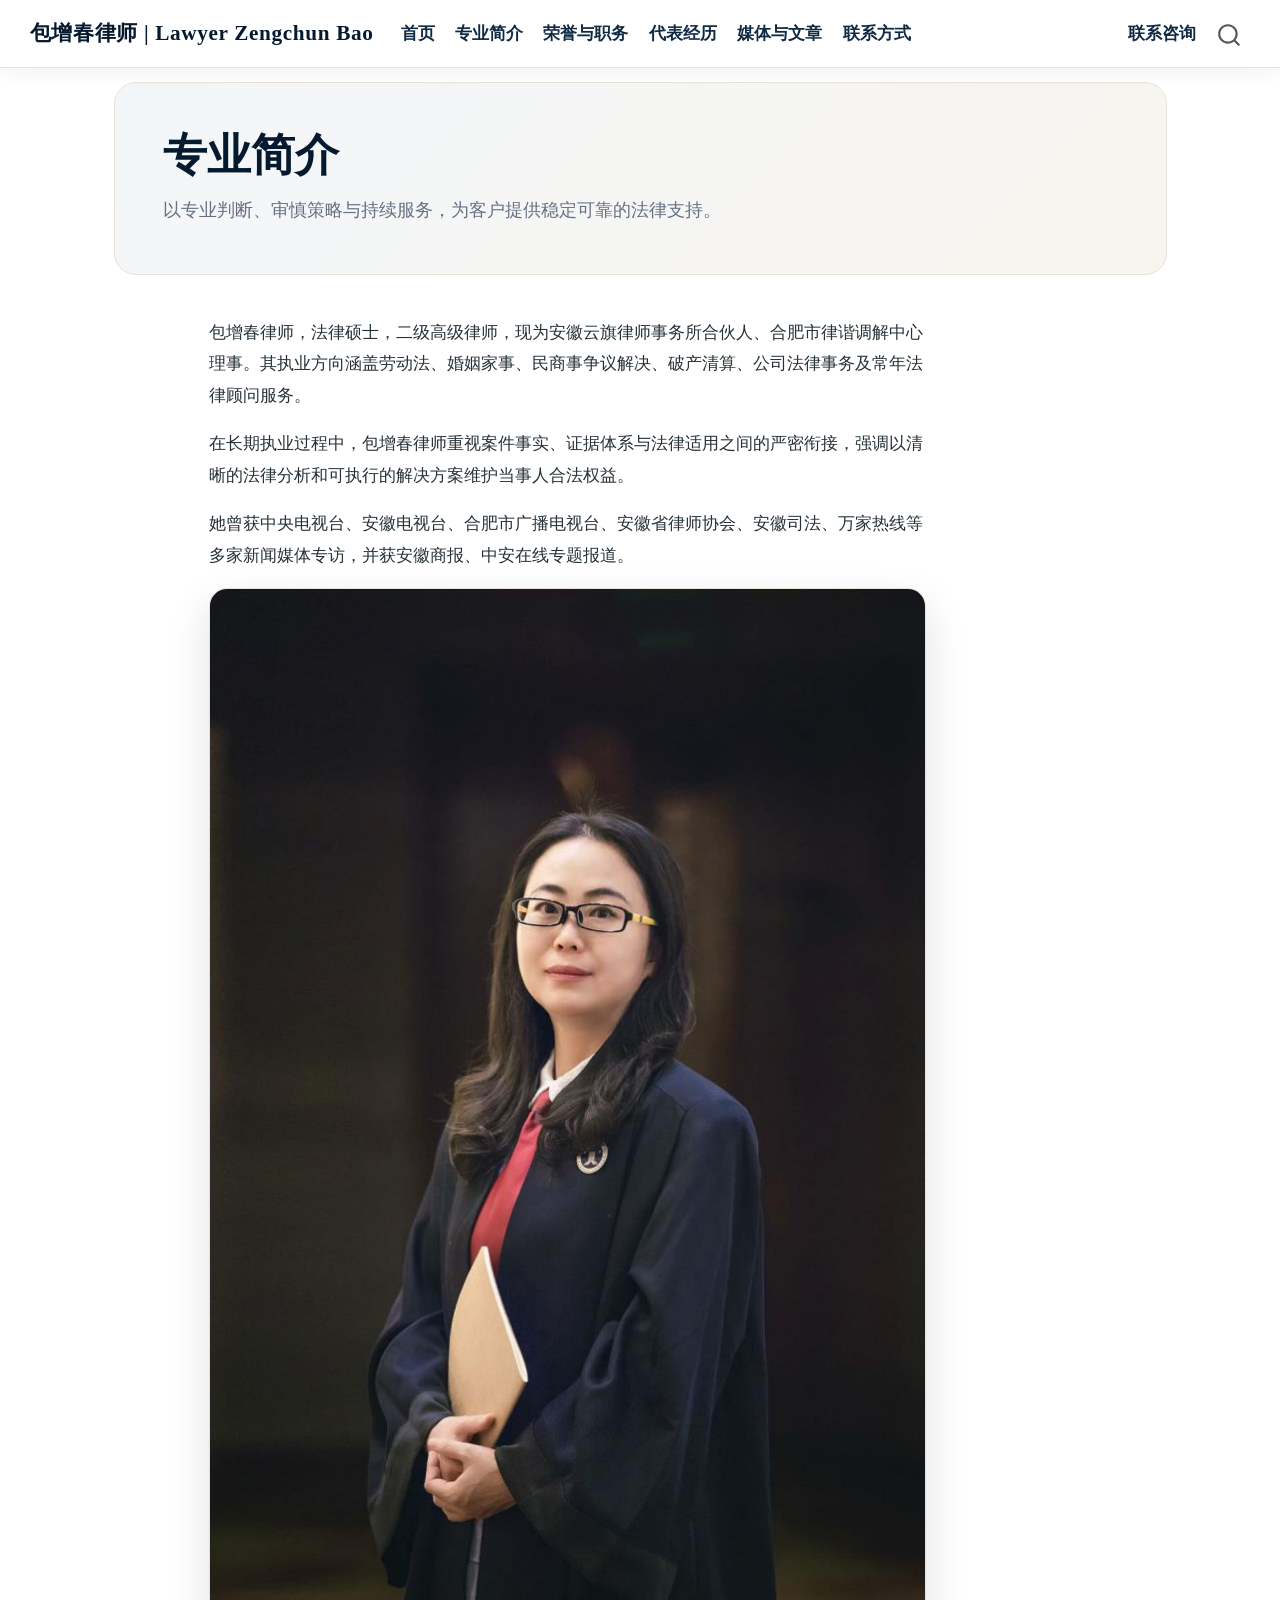
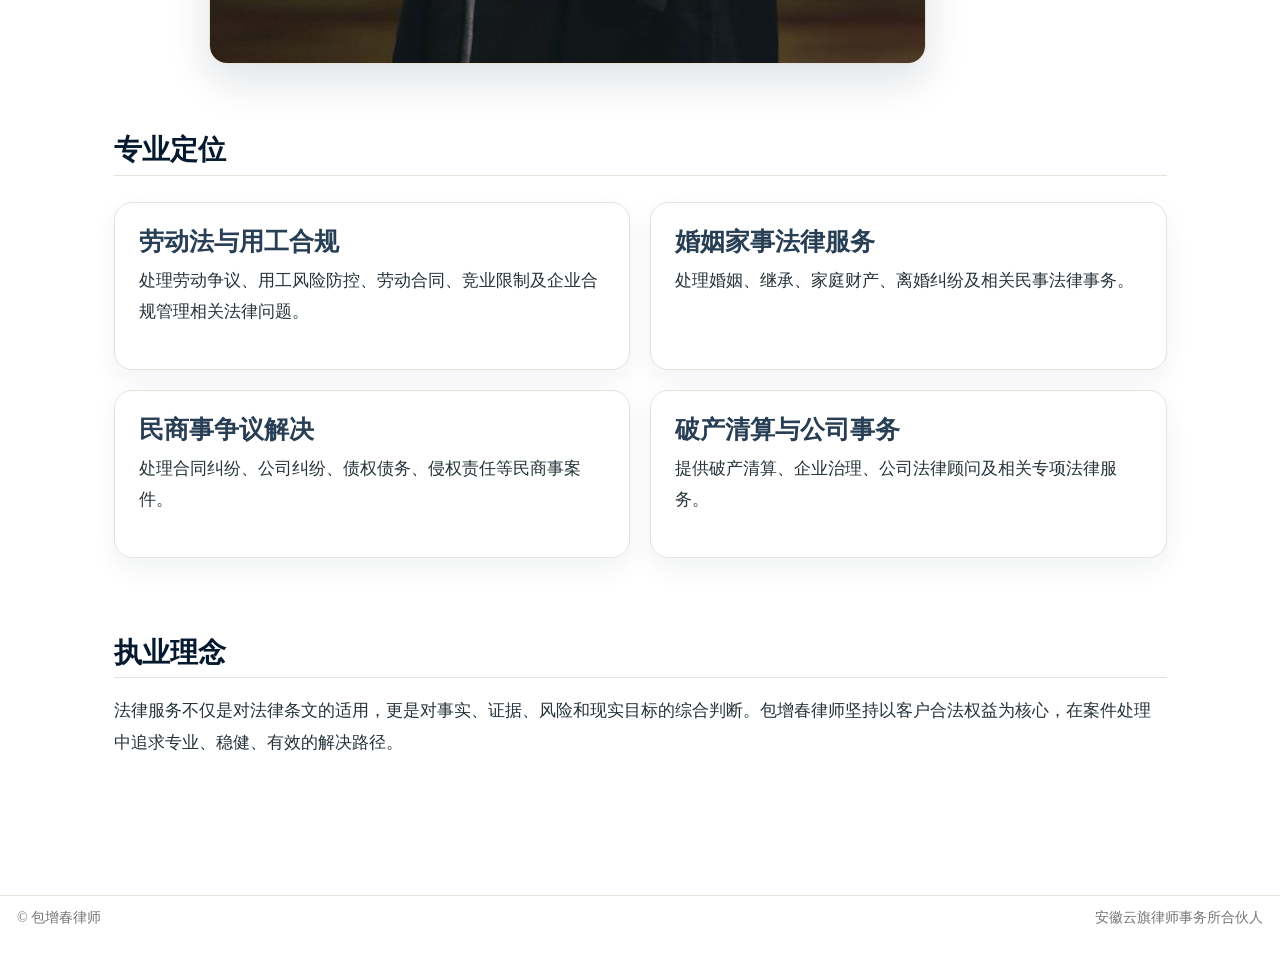
<file: docs/profile.html>
<!DOCTYPE html>
<html xmlns="http://www.w3.org/1999/xhtml" lang="en" xml:lang="en"><head>

<meta charset="utf-8">
<meta name="generator" content="quarto-1.9.37">

<meta name="viewport" content="width=device-width, initial-scale=1.0, user-scalable=yes">

<meta name="description" content="包增春律师专业背景与执业定位">

<title>专业简介 – 包增春律师 | Lawyer Zengchun Bao</title>
<style>
/* Default styles provided by pandoc.
** See https://pandoc.org/MANUAL.html#variables-for-html for config info.
*/
code{white-space: pre-wrap;}
span.smallcaps{font-variant: small-caps;}
div.columns{display: flex; gap: min(4vw, 1.5em);}
div.column{flex: auto; overflow-x: auto;}
div.hanging-indent{margin-left: 1.5em; text-indent: -1.5em;}
ul.task-list{list-style: none;}
ul.task-list li input[type="checkbox"] {
  width: 0.8em;
  margin: 0 0.8em 0.2em -1em; /* quarto-specific, see https://github.com/quarto-dev/quarto-cli/issues/4556 */ 
  vertical-align: middle;
}
</style>


<script src="site_libs/quarto-nav/quarto-nav.js"></script>
<script src="site_libs/clipboard/clipboard.min.js"></script>
<script src="site_libs/quarto-search/autocomplete.umd.js"></script>
<script src="site_libs/quarto-search/fuse.min.js"></script>
<script src="site_libs/quarto-search/quarto-search.js"></script>
<meta name="quarto:offset" content="./">
<script src="site_libs/quarto-html/quarto.js" type="module"></script>
<script src="site_libs/quarto-html/tabsets/tabsets.js" type="module"></script>
<script src="site_libs/quarto-html/popper.min.js"></script>
<script src="site_libs/quarto-html/tippy.umd.min.js"></script>
<script src="site_libs/quarto-html/anchor.min.js"></script>
<link href="site_libs/quarto-html/tippy.css" rel="stylesheet">
<link href="site_libs/quarto-html/quarto-syntax-highlighting-7f8f88aac4f3542376d5c11b86a4c14d.css" rel="stylesheet" id="quarto-text-highlighting-styles">
<script src="site_libs/bootstrap/bootstrap.min.js"></script>
<link href="site_libs/bootstrap/bootstrap-icons.css" rel="stylesheet">
<link href="site_libs/bootstrap/bootstrap-158031087360bce0ff56dc785ce39e06.min.css" rel="stylesheet" append-hash="true" id="quarto-bootstrap" data-mode="light">
<script id="quarto-search-options" type="application/json">{
  "location": "navbar",
  "copy-button": false,
  "collapse-after": 3,
  "panel-placement": "end",
  "type": "overlay",
  "limit": 50,
  "keyboard-shortcut": [
    "f",
    "/",
    "s"
  ],
  "show-item-context": false,
  "language": {
    "search-no-results-text": "No results",
    "search-matching-documents-text": "matching documents",
    "search-copy-link-title": "Copy link to search",
    "search-hide-matches-text": "Hide additional matches",
    "search-more-match-text": "more match in this document",
    "search-more-matches-text": "more matches in this document",
    "search-clear-button-title": "Clear",
    "search-text-placeholder": "",
    "search-detached-cancel-button-title": "Cancel",
    "search-submit-button-title": "Submit",
    "search-label": "Search"
  }
}</script>
<style>html{ scroll-behavior: smooth; }</style>


<link rel="stylesheet" href="styles.css">
</head>

<body class="nav-fixed quarto-light">

<div id="quarto-search-results"></div>
  <header id="quarto-header" class="headroom fixed-top">
    <nav class="navbar navbar-expand-lg " data-bs-theme="dark">
      <div class="navbar-container container-fluid">
      <div class="navbar-brand-container mx-auto">
    <a class="navbar-brand" href="./index.html">
    <span class="navbar-title">包增春律师 | Lawyer Zengchun Bao</span>
    </a>
  </div>
            <div id="quarto-search" class="" title="Search"></div>
          <button class="navbar-toggler" type="button" data-bs-toggle="collapse" data-bs-target="#navbarCollapse" aria-controls="navbarCollapse" role="menu" aria-expanded="false" aria-label="Toggle navigation" onclick="if (window.quartoToggleHeadroom) { window.quartoToggleHeadroom(); }">
  <span class="navbar-toggler-icon"></span>
</button>
          <div class="collapse navbar-collapse" id="navbarCollapse">
            <ul class="navbar-nav navbar-nav-scroll me-auto">
  <li class="nav-item">
    <a class="nav-link" href="./index.html"> 
<span class="menu-text">首页</span></a>
  </li>  
  <li class="nav-item">
    <a class="nav-link active" href="./profile.html" aria-current="page"> 
<span class="menu-text">专业简介</span></a>
  </li>  
  <li class="nav-item">
    <a class="nav-link" href="./honors.html"> 
<span class="menu-text">荣誉与职务</span></a>
  </li>  
  <li class="nav-item">
    <a class="nav-link" href="./experience.html"> 
<span class="menu-text">代表经历</span></a>
  </li>  
  <li class="nav-item">
    <a class="nav-link" href="./publications.html"> 
<span class="menu-text">媒体与文章</span></a>
  </li>  
  <li class="nav-item">
    <a class="nav-link" href="./contact.html"> 
<span class="menu-text">联系方式</span></a>
  </li>  
</ul>
            <ul class="navbar-nav navbar-nav-scroll ms-auto">
  <li class="nav-item">
    <a class="nav-link" href="./contact.html"> 
<span class="menu-text">联系咨询</span></a>
  </li>  
</ul>
          </div> <!-- /navcollapse -->
            <div class="quarto-navbar-tools">
</div>
      </div> <!-- /container-fluid -->
    </nav>
</header>
<!-- content -->
<div id="quarto-content" class="quarto-container page-columns page-rows-contents page-layout-full page-navbar">
<!-- sidebar -->
<!-- margin-sidebar -->
    
<!-- main -->
<main class="content page-columns page-full column-page" id="quarto-document-content">

<header id="title-block-header" class="quarto-title-block default">
<div class="quarto-title">
<h1 class="title">专业简介</h1>
</div>

<div>
  <div class="description">
    包增春律师专业背景与执业定位
  </div>
</div>


<div class="quarto-title-meta column-page">

    
  
    
  </div>
  


</header>


<section id="专业简介" class="level1 page-heading">
<h1>专业简介</h1>
<p>
以专业判断、审慎策略与持续服务，为客户提供稳定可靠的法律支持。
</p>
</section>
<div class="two-column page-columns page-full">
<div class="column-main">
<p>包增春律师，法律硕士，二级高级律师，现为安徽云旗律师事务所合伙人、合肥市律谐调解中心理事。其执业方向涵盖劳动法、婚姻家事、民商事争议解决、破产清算、公司法律事务及常年法律顾问服务。</p>
<p>在长期执业过程中，包增春律师重视案件事实、证据体系与法律适用之间的严密衔接，强调以清晰的法律分析和可执行的解决方案维护当事人合法权益。</p>
<p>她曾获中央电视台、安徽电视台、合肥市广播电视台、安徽省律师协会、安徽司法、万家热线等多家新闻媒体专访，并获安徽商报、中安在线专题报道。</p>
</div>
<div class="column-side">
<p><img src="img/portrait.jpg" class="img-fluid" alt="包增春律师职业照"></p>
</div>
</div>
<section id="专业定位" class="level2">
<h2 class="anchored" data-anchor-id="专业定位">专业定位</h2>
<div class="service-grid">
<section id="劳动法与用工合规" class="level3 service-card">
<h3 class="anchored" data-anchor-id="劳动法与用工合规">劳动法与用工合规</h3>
<p>处理劳动争议、用工风险防控、劳动合同、竞业限制及企业合规管理相关法律问题。</p>
</section>
<section id="婚姻家事法律服务" class="level3 service-card">
<h3 class="anchored" data-anchor-id="婚姻家事法律服务">婚姻家事法律服务</h3>
<p>处理婚姻、继承、家庭财产、离婚纠纷及相关民事法律事务。</p>
</section>
<section id="民商事争议解决" class="level3 service-card">
<h3 class="anchored" data-anchor-id="民商事争议解决">民商事争议解决</h3>
<p>处理合同纠纷、公司纠纷、债权债务、侵权责任等民商事案件。</p>
</section>
<section id="破产清算与公司事务" class="level3 service-card">
<h3 class="anchored" data-anchor-id="破产清算与公司事务">破产清算与公司事务</h3>
<p>提供破产清算、企业治理、公司法律顾问及相关专项法律服务。</p>
</section>
</div>
</section>
<section id="执业理念" class="level2">
<h2 class="anchored" data-anchor-id="执业理念">执业理念</h2>
<p>法律服务不仅是对法律条文的适用，更是对事实、证据、风险和现实目标的综合判断。包增春律师坚持以客户合法权益为核心，在案件处理中追求专业、稳健、有效的解决路径。</p>


</section>

</main> <!-- /main -->
<script id="quarto-html-after-body" type="application/javascript">
  window.document.addEventListener("DOMContentLoaded", function (event) {
    const icon = "";
    const anchorJS = new window.AnchorJS();
    anchorJS.options = {
      placement: 'right',
      icon: icon
    };
    anchorJS.add('.anchored');
    const isCodeAnnotation = (el) => {
      for (const clz of el.classList) {
        if (clz.startsWith('code-annotation-')) {                     
          return true;
        }
      }
      return false;
    }
    const onCopySuccess = function(e) {
      // button target
      const button = e.trigger;
      // don't keep focus
      button.blur();
      // flash "checked"
      button.classList.add('code-copy-button-checked');
      var currentTitle = button.getAttribute("title");
      button.setAttribute("title", "Copied!");
      let tooltip;
      if (window.bootstrap) {
        button.setAttribute("data-bs-toggle", "tooltip");
        button.setAttribute("data-bs-placement", "left");
        button.setAttribute("data-bs-title", "Copied!");
        tooltip = new bootstrap.Tooltip(button, 
          { trigger: "manual", 
            customClass: "code-copy-button-tooltip",
            offset: [0, -8]});
        tooltip.show();    
      }
      setTimeout(function() {
        if (tooltip) {
          tooltip.hide();
          button.removeAttribute("data-bs-title");
          button.removeAttribute("data-bs-toggle");
          button.removeAttribute("data-bs-placement");
        }
        button.setAttribute("title", currentTitle);
        button.classList.remove('code-copy-button-checked');
      }, 1000);
      // clear code selection
      e.clearSelection();
    }
    const getTextToCopy = function(trigger) {
      const outerScaffold = trigger.parentElement.cloneNode(true);
      const codeEl = outerScaffold.querySelector('code');
      for (const childEl of codeEl.children) {
        if (isCodeAnnotation(childEl)) {
          childEl.remove();
        }
      }
      return codeEl.innerText;
    }
    const clipboard = new window.ClipboardJS('.code-copy-button:not([data-in-quarto-modal])', {
      text: getTextToCopy
    });
    clipboard.on('success', onCopySuccess);
    if (window.document.getElementById('quarto-embedded-source-code-modal')) {
      const clipboardModal = new window.ClipboardJS('.code-copy-button[data-in-quarto-modal]', {
        text: getTextToCopy,
        container: window.document.getElementById('quarto-embedded-source-code-modal')
      });
      clipboardModal.on('success', onCopySuccess);
    }
      var localhostRegex = new RegExp(/^(?:http|https):\/\/localhost\:?[0-9]*\//);
      var mailtoRegex = new RegExp(/^mailto:/);
        var filterRegex = new RegExp("https:\/\/LawyerZengchunBao\.github\.io");
      var isInternal = (href) => {
          return filterRegex.test(href) || localhostRegex.test(href) || mailtoRegex.test(href);
      }
      // Inspect non-navigation links and adorn them if external
     var links = window.document.querySelectorAll('a[href]:not(.nav-link):not(.navbar-brand):not(.toc-action):not(.sidebar-link):not(.sidebar-item-toggle):not(.pagination-link):not(.no-external):not([aria-hidden]):not(.dropdown-item):not(.quarto-navigation-tool):not(.about-link)');
      for (var i=0; i<links.length; i++) {
        const link = links[i];
        if (!isInternal(link.href)) {
          // undo the damage that might have been done by quarto-nav.js in the case of
          // links that we want to consider external
          if (link.dataset.originalHref !== undefined) {
            link.href = link.dataset.originalHref;
          }
        }
      }
    function tippyHover(el, contentFn, onTriggerFn, onUntriggerFn) {
      const config = {
        allowHTML: true,
        maxWidth: 500,
        delay: 100,
        arrow: false,
        appendTo: function(el) {
            return el.parentElement;
        },
        interactive: true,
        interactiveBorder: 10,
        theme: 'quarto',
        placement: 'bottom-start',
      };
      if (contentFn) {
        config.content = contentFn;
      }
      if (onTriggerFn) {
        config.onTrigger = onTriggerFn;
      }
      if (onUntriggerFn) {
        config.onUntrigger = onUntriggerFn;
      }
      window.tippy(el, config); 
    }
    const noterefs = window.document.querySelectorAll('a[role="doc-noteref"]');
    for (var i=0; i<noterefs.length; i++) {
      const ref = noterefs[i];
      tippyHover(ref, function() {
        // use id or data attribute instead here
        let href = ref.getAttribute('data-footnote-href') || ref.getAttribute('href');
        try { href = new URL(href).hash; } catch {}
        const id = href.replace(/^#\/?/, "");
        const note = window.document.getElementById(id);
        if (note) {
          return note.innerHTML;
        } else {
          return "";
        }
      });
    }
    const xrefs = window.document.querySelectorAll('a.quarto-xref');
    const processXRef = (id, note) => {
      // Strip column container classes
      const stripColumnClz = (el) => {
        el.classList.remove("page-full", "page-columns");
        if (el.children) {
          for (const child of el.children) {
            stripColumnClz(child);
          }
        }
      }
      stripColumnClz(note)
      if (id === null || id.startsWith('sec-')) {
        // Special case sections, only their first couple elements
        const container = document.createElement("div");
        if (note.children && note.children.length > 2) {
          container.appendChild(note.children[0].cloneNode(true));
          for (let i = 1; i < note.children.length; i++) {
            const child = note.children[i];
            if (child.tagName === "P" && child.innerText === "") {
              continue;
            } else {
              container.appendChild(child.cloneNode(true));
              break;
            }
          }
          if (window.Quarto?.typesetMath) {
            window.Quarto.typesetMath(container);
          }
          return container.innerHTML
        } else {
          if (window.Quarto?.typesetMath) {
            window.Quarto.typesetMath(note);
          }
          return note.innerHTML;
        }
      } else {
        // Remove any anchor links if they are present
        const anchorLink = note.querySelector('a.anchorjs-link');
        if (anchorLink) {
          anchorLink.remove();
        }
        if (window.Quarto?.typesetMath) {
          window.Quarto.typesetMath(note);
        }
        if (note.classList.contains("callout")) {
          return note.outerHTML;
        } else {
          return note.innerHTML;
        }
      }
    }
    for (var i=0; i<xrefs.length; i++) {
      const xref = xrefs[i];
      tippyHover(xref, undefined, function(instance) {
        instance.disable();
        let url = xref.getAttribute('href');
        let hash = undefined; 
        if (url.startsWith('#')) {
          hash = url;
        } else {
          try { hash = new URL(url).hash; } catch {}
        }
        if (hash) {
          const id = hash.replace(/^#\/?/, "");
          const note = window.document.getElementById(id);
          if (note !== null) {
            try {
              const html = processXRef(id, note.cloneNode(true));
              instance.setContent(html);
            } finally {
              instance.enable();
              instance.show();
            }
          } else {
            // See if we can fetch this
            fetch(url.split('#')[0])
            .then(res => res.text())
            .then(html => {
              const parser = new DOMParser();
              const htmlDoc = parser.parseFromString(html, "text/html");
              const note = htmlDoc.getElementById(id);
              if (note !== null) {
                const html = processXRef(id, note);
                instance.setContent(html);
              } 
            }).finally(() => {
              instance.enable();
              instance.show();
            });
          }
        } else {
          // See if we can fetch a full url (with no hash to target)
          // This is a special case and we should probably do some content thinning / targeting
          fetch(url)
          .then(res => res.text())
          .then(html => {
            const parser = new DOMParser();
            const htmlDoc = parser.parseFromString(html, "text/html");
            const note = htmlDoc.querySelector('main.content');
            if (note !== null) {
              // This should only happen for chapter cross references
              // (since there is no id in the URL)
              // remove the first header
              if (note.children.length > 0 && note.children[0].tagName === "HEADER") {
                note.children[0].remove();
              }
              const html = processXRef(null, note);
              instance.setContent(html);
            } 
          }).finally(() => {
            instance.enable();
            instance.show();
          });
        }
      }, function(instance) {
      });
    }
        let selectedAnnoteEl;
        const selectorForAnnotation = ( cell, annotation) => {
          let cellAttr = 'data-code-cell="' + cell + '"';
          let lineAttr = 'data-code-annotation="' +  annotation + '"';
          const selector = 'span[' + cellAttr + '][' + lineAttr + ']';
          return selector;
        }
        const selectCodeLines = (annoteEl) => {
          const doc = window.document;
          const targetCell = annoteEl.getAttribute("data-target-cell");
          const targetAnnotation = annoteEl.getAttribute("data-target-annotation");
          const annoteSpan = window.document.querySelector(selectorForAnnotation(targetCell, targetAnnotation));
          const lines = annoteSpan.getAttribute("data-code-lines").split(",");
          const lineIds = lines.map((line) => {
            return targetCell + "-" + line;
          })
          let top = null;
          let height = null;
          let parent = null;
          if (lineIds.length > 0) {
              //compute the position of the single el (top and bottom and make a div)
              const el = window.document.getElementById(lineIds[0]);
              top = el.offsetTop;
              height = el.offsetHeight;
              parent = el.parentElement.parentElement;
            if (lineIds.length > 1) {
              const lastEl = window.document.getElementById(lineIds[lineIds.length - 1]);
              const bottom = lastEl.offsetTop + lastEl.offsetHeight;
              height = bottom - top;
            }
            if (top !== null && height !== null && parent !== null) {
              // cook up a div (if necessary) and position it 
              let div = window.document.getElementById("code-annotation-line-highlight");
              if (div === null) {
                div = window.document.createElement("div");
                div.setAttribute("id", "code-annotation-line-highlight");
                div.style.position = 'absolute';
                parent.appendChild(div);
              }
              div.style.top = top - 2 + "px";
              div.style.height = height + 4 + "px";
              div.style.left = 0;
              let gutterDiv = window.document.getElementById("code-annotation-line-highlight-gutter");
              if (gutterDiv === null) {
                gutterDiv = window.document.createElement("div");
                gutterDiv.setAttribute("id", "code-annotation-line-highlight-gutter");
                gutterDiv.style.position = 'absolute';
                const codeCell = window.document.getElementById(targetCell);
                const gutter = codeCell.querySelector('.code-annotation-gutter');
                gutter.appendChild(gutterDiv);
              }
              gutterDiv.style.top = top - 2 + "px";
              gutterDiv.style.height = height + 4 + "px";
            }
            selectedAnnoteEl = annoteEl;
          }
        };
        const unselectCodeLines = () => {
          const elementsIds = ["code-annotation-line-highlight", "code-annotation-line-highlight-gutter"];
          elementsIds.forEach((elId) => {
            const div = window.document.getElementById(elId);
            if (div) {
              div.remove();
            }
          });
          selectedAnnoteEl = undefined;
        };
          // Handle positioning of the toggle
      window.addEventListener(
        "resize",
        throttle(() => {
          elRect = undefined;
          if (selectedAnnoteEl) {
            selectCodeLines(selectedAnnoteEl);
          }
        }, 10)
      );
      function throttle(fn, ms) {
      let throttle = false;
      let timer;
        return (...args) => {
          if(!throttle) { // first call gets through
              fn.apply(this, args);
              throttle = true;
          } else { // all the others get throttled
              if(timer) clearTimeout(timer); // cancel #2
              timer = setTimeout(() => {
                fn.apply(this, args);
                timer = throttle = false;
              }, ms);
          }
        };
      }
        // Attach click handler to the DT
        const annoteDls = window.document.querySelectorAll('dt[data-target-cell]');
        for (const annoteDlNode of annoteDls) {
          annoteDlNode.addEventListener('click', (event) => {
            const clickedEl = event.target;
            if (clickedEl !== selectedAnnoteEl) {
              unselectCodeLines();
              const activeEl = window.document.querySelector('dt[data-target-cell].code-annotation-active');
              if (activeEl) {
                activeEl.classList.remove('code-annotation-active');
              }
              selectCodeLines(clickedEl);
              clickedEl.classList.add('code-annotation-active');
            } else {
              // Unselect the line
              unselectCodeLines();
              clickedEl.classList.remove('code-annotation-active');
            }
          });
        }
    const findCites = (el) => {
      const parentEl = el.parentElement;
      if (parentEl) {
        const cites = parentEl.dataset.cites;
        if (cites) {
          return {
            el,
            cites: cites.split(' ')
          };
        } else {
          return findCites(el.parentElement)
        }
      } else {
        return undefined;
      }
    };
    var bibliorefs = window.document.querySelectorAll('a[role="doc-biblioref"]');
    for (var i=0; i<bibliorefs.length; i++) {
      const ref = bibliorefs[i];
      const citeInfo = findCites(ref);
      if (citeInfo) {
        tippyHover(citeInfo.el, function() {
          var popup = window.document.createElement('div');
          citeInfo.cites.forEach(function(cite) {
            var citeDiv = window.document.createElement('div');
            citeDiv.classList.add('hanging-indent');
            citeDiv.classList.add('csl-entry');
            var biblioDiv = window.document.getElementById('ref-' + cite);
            if (biblioDiv) {
              citeDiv.innerHTML = biblioDiv.innerHTML;
            }
            popup.appendChild(citeDiv);
          });
          return popup.innerHTML;
        });
      }
    }
  });
  </script>
</div> <!-- /content -->
<footer class="footer">
  <div class="nav-footer">
    <div class="nav-footer-left">
<p>© 包增春律师</p>
</div>   
    <div class="nav-footer-center">
      &nbsp;
    </div>
    <div class="nav-footer-right">
<p>安徽云旗律师事务所合伙人</p>
</div>
  </div>
</footer>




<script src="site_libs/quarto-html/zenscroll-min.js"></script>
</body></html>
</file>
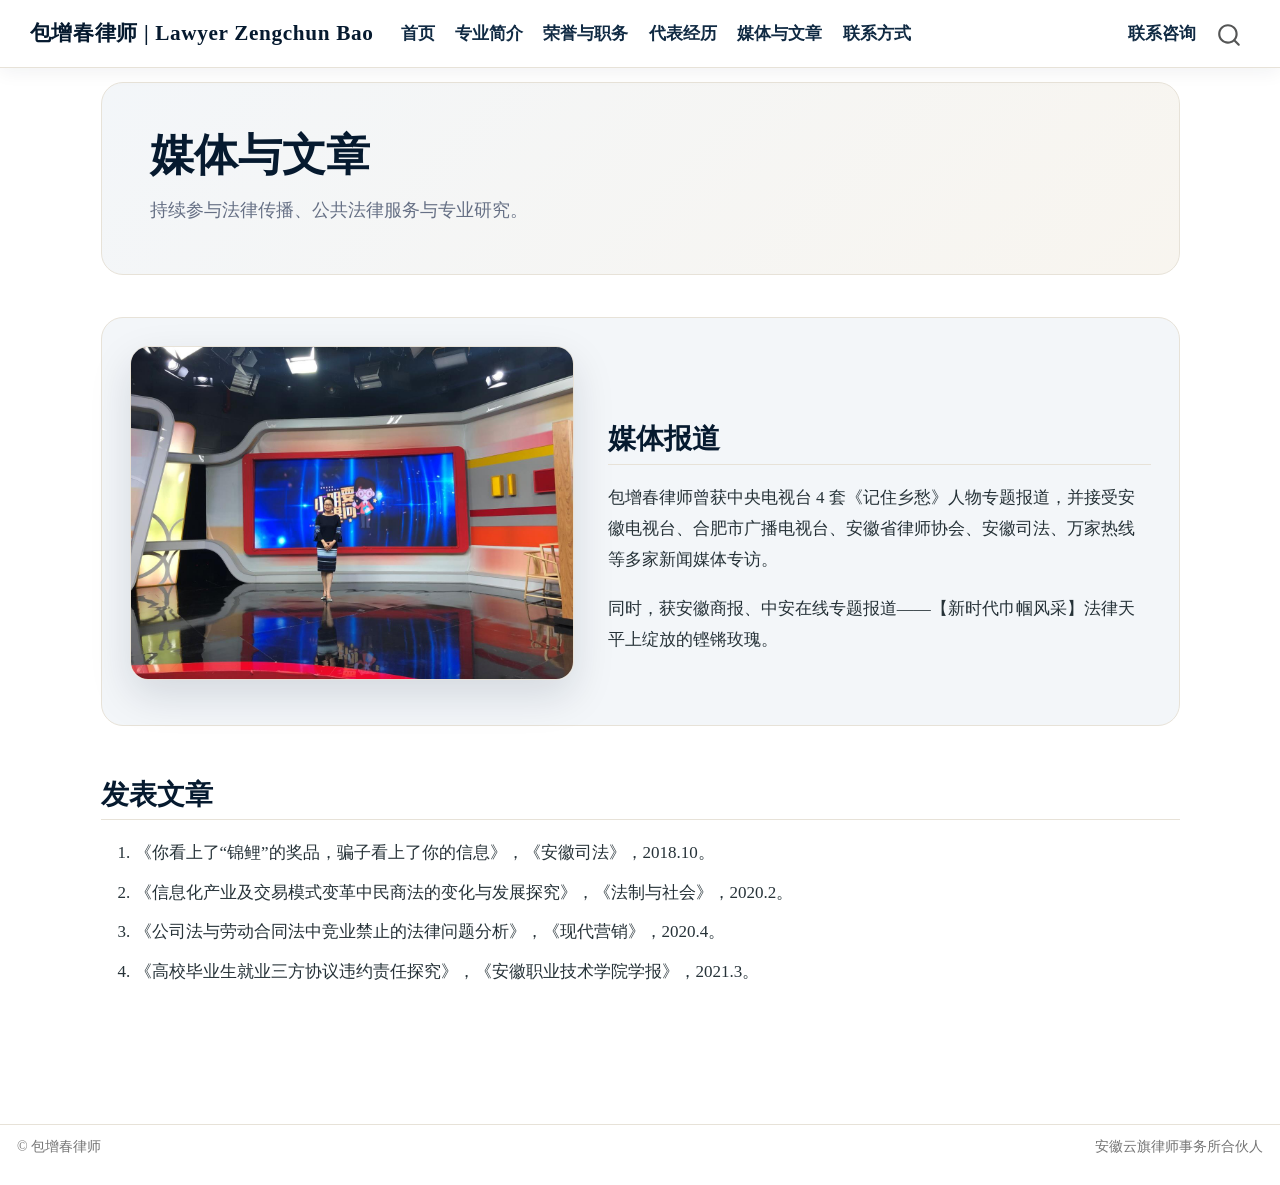
<file: docs/publications.html>
<!DOCTYPE html>
<html xmlns="http://www.w3.org/1999/xhtml" lang="en" xml:lang="en"><head>

<meta charset="utf-8">
<meta name="generator" content="quarto-1.9.37">

<meta name="viewport" content="width=device-width, initial-scale=1.0, user-scalable=yes">

<meta name="description" content="包增春律师媒体报道与发表文章">

<title>媒体与文章 – 包增春律师 | Lawyer Zengchun Bao</title>
<style>
/* Default styles provided by pandoc.
** See https://pandoc.org/MANUAL.html#variables-for-html for config info.
*/
code{white-space: pre-wrap;}
span.smallcaps{font-variant: small-caps;}
div.columns{display: flex; gap: min(4vw, 1.5em);}
div.column{flex: auto; overflow-x: auto;}
div.hanging-indent{margin-left: 1.5em; text-indent: -1.5em;}
ul.task-list{list-style: none;}
ul.task-list li input[type="checkbox"] {
  width: 0.8em;
  margin: 0 0.8em 0.2em -1em; /* quarto-specific, see https://github.com/quarto-dev/quarto-cli/issues/4556 */ 
  vertical-align: middle;
}
</style>


<script src="site_libs/quarto-nav/quarto-nav.js"></script>
<script src="site_libs/clipboard/clipboard.min.js"></script>
<script src="site_libs/quarto-search/autocomplete.umd.js"></script>
<script src="site_libs/quarto-search/fuse.min.js"></script>
<script src="site_libs/quarto-search/quarto-search.js"></script>
<meta name="quarto:offset" content="./">
<script src="site_libs/quarto-html/quarto.js" type="module"></script>
<script src="site_libs/quarto-html/tabsets/tabsets.js" type="module"></script>
<script src="site_libs/quarto-html/popper.min.js"></script>
<script src="site_libs/quarto-html/tippy.umd.min.js"></script>
<script src="site_libs/quarto-html/anchor.min.js"></script>
<link href="site_libs/quarto-html/tippy.css" rel="stylesheet">
<link href="site_libs/quarto-html/quarto-syntax-highlighting-7f8f88aac4f3542376d5c11b86a4c14d.css" rel="stylesheet" id="quarto-text-highlighting-styles">
<script src="site_libs/bootstrap/bootstrap.min.js"></script>
<link href="site_libs/bootstrap/bootstrap-icons.css" rel="stylesheet">
<link href="site_libs/bootstrap/bootstrap-158031087360bce0ff56dc785ce39e06.min.css" rel="stylesheet" append-hash="true" id="quarto-bootstrap" data-mode="light">
<script id="quarto-search-options" type="application/json">{
  "location": "navbar",
  "copy-button": false,
  "collapse-after": 3,
  "panel-placement": "end",
  "type": "overlay",
  "limit": 50,
  "keyboard-shortcut": [
    "f",
    "/",
    "s"
  ],
  "show-item-context": false,
  "language": {
    "search-no-results-text": "No results",
    "search-matching-documents-text": "matching documents",
    "search-copy-link-title": "Copy link to search",
    "search-hide-matches-text": "Hide additional matches",
    "search-more-match-text": "more match in this document",
    "search-more-matches-text": "more matches in this document",
    "search-clear-button-title": "Clear",
    "search-text-placeholder": "",
    "search-detached-cancel-button-title": "Cancel",
    "search-submit-button-title": "Submit",
    "search-label": "Search"
  }
}</script>
<style>html{ scroll-behavior: smooth; }</style>


<link rel="stylesheet" href="styles.css">
</head>

<body class="nav-fixed quarto-light">

<div id="quarto-search-results"></div>
  <header id="quarto-header" class="headroom fixed-top">
    <nav class="navbar navbar-expand-lg " data-bs-theme="dark">
      <div class="navbar-container container-fluid">
      <div class="navbar-brand-container mx-auto">
    <a class="navbar-brand" href="./index.html">
    <span class="navbar-title">包增春律师 | Lawyer Zengchun Bao</span>
    </a>
  </div>
            <div id="quarto-search" class="" title="Search"></div>
          <button class="navbar-toggler" type="button" data-bs-toggle="collapse" data-bs-target="#navbarCollapse" aria-controls="navbarCollapse" role="menu" aria-expanded="false" aria-label="Toggle navigation" onclick="if (window.quartoToggleHeadroom) { window.quartoToggleHeadroom(); }">
  <span class="navbar-toggler-icon"></span>
</button>
          <div class="collapse navbar-collapse" id="navbarCollapse">
            <ul class="navbar-nav navbar-nav-scroll me-auto">
  <li class="nav-item">
    <a class="nav-link" href="./index.html"> 
<span class="menu-text">首页</span></a>
  </li>  
  <li class="nav-item">
    <a class="nav-link" href="./profile.html"> 
<span class="menu-text">专业简介</span></a>
  </li>  
  <li class="nav-item">
    <a class="nav-link" href="./honors.html"> 
<span class="menu-text">荣誉与职务</span></a>
  </li>  
  <li class="nav-item">
    <a class="nav-link" href="./experience.html"> 
<span class="menu-text">代表经历</span></a>
  </li>  
  <li class="nav-item">
    <a class="nav-link active" href="./publications.html" aria-current="page"> 
<span class="menu-text">媒体与文章</span></a>
  </li>  
  <li class="nav-item">
    <a class="nav-link" href="./contact.html"> 
<span class="menu-text">联系方式</span></a>
  </li>  
</ul>
            <ul class="navbar-nav navbar-nav-scroll ms-auto">
  <li class="nav-item">
    <a class="nav-link" href="./contact.html"> 
<span class="menu-text">联系咨询</span></a>
  </li>  
</ul>
          </div> <!-- /navcollapse -->
            <div class="quarto-navbar-tools">
</div>
      </div> <!-- /container-fluid -->
    </nav>
</header>
<!-- content -->
<div id="quarto-content" class="quarto-container page-columns page-rows-contents page-layout-full page-navbar">
<!-- sidebar -->
<!-- margin-sidebar -->
    
<!-- main -->
<main class="content column-page" id="quarto-document-content">

<header id="title-block-header" class="quarto-title-block default">
<div class="quarto-title">
<h1 class="title">媒体与文章</h1>
</div>

<div>
  <div class="description">
    包增春律师媒体报道与发表文章
  </div>
</div>


<div class="quarto-title-meta column-page">

    
  
    
  </div>
  


</header>


<section id="媒体与文章" class="level1 page-heading">
<h1>媒体与文章</h1>
<p>
持续参与法律传播、公共法律服务与专业研究。
</p>
</section>
<div class="media-section">
<div class="media-image">
<p><img src="img/media_interview.jpg" class="img-fluid" alt="包增春律师媒体采访照片"></p>
</div>
<section id="媒体报道" class="level2 media-text">
<h2 class="anchored" data-anchor-id="媒体报道">媒体报道</h2>
<p>包增春律师曾获中央电视台 4 套《记住乡愁》人物专题报道，并接受安徽电视台、合肥市广播电视台、安徽省律师协会、安徽司法、万家热线等多家新闻媒体专访。</p>
<p>同时，获安徽商报、中安在线专题报道——【新时代巾帼风采】法律天平上绽放的铿锵玫瑰。</p>
</section>
</div>
<section id="发表文章" class="level2">
<h2 class="anchored" data-anchor-id="发表文章">发表文章</h2>
<div class="publication-list">
<ol type="1">
<li>《你看上了“锦鲤”的奖品，骗子看上了你的信息》，《安徽司法》，2018.10。</li>
<li>《信息化产业及交易模式变革中民商法的变化与发展探究》，《法制与社会》，2020.2。</li>
<li>《公司法与劳动合同法中竞业禁止的法律问题分析》，《现代营销》，2020.4。</li>
<li>《高校毕业生就业三方协议违约责任探究》，《安徽职业技术学院学报》，2021.3。</li>
</ol>
</div>


</section>

</main> <!-- /main -->
<script id="quarto-html-after-body" type="application/javascript">
  window.document.addEventListener("DOMContentLoaded", function (event) {
    const icon = "";
    const anchorJS = new window.AnchorJS();
    anchorJS.options = {
      placement: 'right',
      icon: icon
    };
    anchorJS.add('.anchored');
    const isCodeAnnotation = (el) => {
      for (const clz of el.classList) {
        if (clz.startsWith('code-annotation-')) {                     
          return true;
        }
      }
      return false;
    }
    const onCopySuccess = function(e) {
      // button target
      const button = e.trigger;
      // don't keep focus
      button.blur();
      // flash "checked"
      button.classList.add('code-copy-button-checked');
      var currentTitle = button.getAttribute("title");
      button.setAttribute("title", "Copied!");
      let tooltip;
      if (window.bootstrap) {
        button.setAttribute("data-bs-toggle", "tooltip");
        button.setAttribute("data-bs-placement", "left");
        button.setAttribute("data-bs-title", "Copied!");
        tooltip = new bootstrap.Tooltip(button, 
          { trigger: "manual", 
            customClass: "code-copy-button-tooltip",
            offset: [0, -8]});
        tooltip.show();    
      }
      setTimeout(function() {
        if (tooltip) {
          tooltip.hide();
          button.removeAttribute("data-bs-title");
          button.removeAttribute("data-bs-toggle");
          button.removeAttribute("data-bs-placement");
        }
        button.setAttribute("title", currentTitle);
        button.classList.remove('code-copy-button-checked');
      }, 1000);
      // clear code selection
      e.clearSelection();
    }
    const getTextToCopy = function(trigger) {
      const outerScaffold = trigger.parentElement.cloneNode(true);
      const codeEl = outerScaffold.querySelector('code');
      for (const childEl of codeEl.children) {
        if (isCodeAnnotation(childEl)) {
          childEl.remove();
        }
      }
      return codeEl.innerText;
    }
    const clipboard = new window.ClipboardJS('.code-copy-button:not([data-in-quarto-modal])', {
      text: getTextToCopy
    });
    clipboard.on('success', onCopySuccess);
    if (window.document.getElementById('quarto-embedded-source-code-modal')) {
      const clipboardModal = new window.ClipboardJS('.code-copy-button[data-in-quarto-modal]', {
        text: getTextToCopy,
        container: window.document.getElementById('quarto-embedded-source-code-modal')
      });
      clipboardModal.on('success', onCopySuccess);
    }
      var localhostRegex = new RegExp(/^(?:http|https):\/\/localhost\:?[0-9]*\//);
      var mailtoRegex = new RegExp(/^mailto:/);
        var filterRegex = new RegExp("https:\/\/LawyerZengchunBao\.github\.io");
      var isInternal = (href) => {
          return filterRegex.test(href) || localhostRegex.test(href) || mailtoRegex.test(href);
      }
      // Inspect non-navigation links and adorn them if external
     var links = window.document.querySelectorAll('a[href]:not(.nav-link):not(.navbar-brand):not(.toc-action):not(.sidebar-link):not(.sidebar-item-toggle):not(.pagination-link):not(.no-external):not([aria-hidden]):not(.dropdown-item):not(.quarto-navigation-tool):not(.about-link)');
      for (var i=0; i<links.length; i++) {
        const link = links[i];
        if (!isInternal(link.href)) {
          // undo the damage that might have been done by quarto-nav.js in the case of
          // links that we want to consider external
          if (link.dataset.originalHref !== undefined) {
            link.href = link.dataset.originalHref;
          }
        }
      }
    function tippyHover(el, contentFn, onTriggerFn, onUntriggerFn) {
      const config = {
        allowHTML: true,
        maxWidth: 500,
        delay: 100,
        arrow: false,
        appendTo: function(el) {
            return el.parentElement;
        },
        interactive: true,
        interactiveBorder: 10,
        theme: 'quarto',
        placement: 'bottom-start',
      };
      if (contentFn) {
        config.content = contentFn;
      }
      if (onTriggerFn) {
        config.onTrigger = onTriggerFn;
      }
      if (onUntriggerFn) {
        config.onUntrigger = onUntriggerFn;
      }
      window.tippy(el, config); 
    }
    const noterefs = window.document.querySelectorAll('a[role="doc-noteref"]');
    for (var i=0; i<noterefs.length; i++) {
      const ref = noterefs[i];
      tippyHover(ref, function() {
        // use id or data attribute instead here
        let href = ref.getAttribute('data-footnote-href') || ref.getAttribute('href');
        try { href = new URL(href).hash; } catch {}
        const id = href.replace(/^#\/?/, "");
        const note = window.document.getElementById(id);
        if (note) {
          return note.innerHTML;
        } else {
          return "";
        }
      });
    }
    const xrefs = window.document.querySelectorAll('a.quarto-xref');
    const processXRef = (id, note) => {
      // Strip column container classes
      const stripColumnClz = (el) => {
        el.classList.remove("page-full", "page-columns");
        if (el.children) {
          for (const child of el.children) {
            stripColumnClz(child);
          }
        }
      }
      stripColumnClz(note)
      if (id === null || id.startsWith('sec-')) {
        // Special case sections, only their first couple elements
        const container = document.createElement("div");
        if (note.children && note.children.length > 2) {
          container.appendChild(note.children[0].cloneNode(true));
          for (let i = 1; i < note.children.length; i++) {
            const child = note.children[i];
            if (child.tagName === "P" && child.innerText === "") {
              continue;
            } else {
              container.appendChild(child.cloneNode(true));
              break;
            }
          }
          if (window.Quarto?.typesetMath) {
            window.Quarto.typesetMath(container);
          }
          return container.innerHTML
        } else {
          if (window.Quarto?.typesetMath) {
            window.Quarto.typesetMath(note);
          }
          return note.innerHTML;
        }
      } else {
        // Remove any anchor links if they are present
        const anchorLink = note.querySelector('a.anchorjs-link');
        if (anchorLink) {
          anchorLink.remove();
        }
        if (window.Quarto?.typesetMath) {
          window.Quarto.typesetMath(note);
        }
        if (note.classList.contains("callout")) {
          return note.outerHTML;
        } else {
          return note.innerHTML;
        }
      }
    }
    for (var i=0; i<xrefs.length; i++) {
      const xref = xrefs[i];
      tippyHover(xref, undefined, function(instance) {
        instance.disable();
        let url = xref.getAttribute('href');
        let hash = undefined; 
        if (url.startsWith('#')) {
          hash = url;
        } else {
          try { hash = new URL(url).hash; } catch {}
        }
        if (hash) {
          const id = hash.replace(/^#\/?/, "");
          const note = window.document.getElementById(id);
          if (note !== null) {
            try {
              const html = processXRef(id, note.cloneNode(true));
              instance.setContent(html);
            } finally {
              instance.enable();
              instance.show();
            }
          } else {
            // See if we can fetch this
            fetch(url.split('#')[0])
            .then(res => res.text())
            .then(html => {
              const parser = new DOMParser();
              const htmlDoc = parser.parseFromString(html, "text/html");
              const note = htmlDoc.getElementById(id);
              if (note !== null) {
                const html = processXRef(id, note);
                instance.setContent(html);
              } 
            }).finally(() => {
              instance.enable();
              instance.show();
            });
          }
        } else {
          // See if we can fetch a full url (with no hash to target)
          // This is a special case and we should probably do some content thinning / targeting
          fetch(url)
          .then(res => res.text())
          .then(html => {
            const parser = new DOMParser();
            const htmlDoc = parser.parseFromString(html, "text/html");
            const note = htmlDoc.querySelector('main.content');
            if (note !== null) {
              // This should only happen for chapter cross references
              // (since there is no id in the URL)
              // remove the first header
              if (note.children.length > 0 && note.children[0].tagName === "HEADER") {
                note.children[0].remove();
              }
              const html = processXRef(null, note);
              instance.setContent(html);
            } 
          }).finally(() => {
            instance.enable();
            instance.show();
          });
        }
      }, function(instance) {
      });
    }
        let selectedAnnoteEl;
        const selectorForAnnotation = ( cell, annotation) => {
          let cellAttr = 'data-code-cell="' + cell + '"';
          let lineAttr = 'data-code-annotation="' +  annotation + '"';
          const selector = 'span[' + cellAttr + '][' + lineAttr + ']';
          return selector;
        }
        const selectCodeLines = (annoteEl) => {
          const doc = window.document;
          const targetCell = annoteEl.getAttribute("data-target-cell");
          const targetAnnotation = annoteEl.getAttribute("data-target-annotation");
          const annoteSpan = window.document.querySelector(selectorForAnnotation(targetCell, targetAnnotation));
          const lines = annoteSpan.getAttribute("data-code-lines").split(",");
          const lineIds = lines.map((line) => {
            return targetCell + "-" + line;
          })
          let top = null;
          let height = null;
          let parent = null;
          if (lineIds.length > 0) {
              //compute the position of the single el (top and bottom and make a div)
              const el = window.document.getElementById(lineIds[0]);
              top = el.offsetTop;
              height = el.offsetHeight;
              parent = el.parentElement.parentElement;
            if (lineIds.length > 1) {
              const lastEl = window.document.getElementById(lineIds[lineIds.length - 1]);
              const bottom = lastEl.offsetTop + lastEl.offsetHeight;
              height = bottom - top;
            }
            if (top !== null && height !== null && parent !== null) {
              // cook up a div (if necessary) and position it 
              let div = window.document.getElementById("code-annotation-line-highlight");
              if (div === null) {
                div = window.document.createElement("div");
                div.setAttribute("id", "code-annotation-line-highlight");
                div.style.position = 'absolute';
                parent.appendChild(div);
              }
              div.style.top = top - 2 + "px";
              div.style.height = height + 4 + "px";
              div.style.left = 0;
              let gutterDiv = window.document.getElementById("code-annotation-line-highlight-gutter");
              if (gutterDiv === null) {
                gutterDiv = window.document.createElement("div");
                gutterDiv.setAttribute("id", "code-annotation-line-highlight-gutter");
                gutterDiv.style.position = 'absolute';
                const codeCell = window.document.getElementById(targetCell);
                const gutter = codeCell.querySelector('.code-annotation-gutter');
                gutter.appendChild(gutterDiv);
              }
              gutterDiv.style.top = top - 2 + "px";
              gutterDiv.style.height = height + 4 + "px";
            }
            selectedAnnoteEl = annoteEl;
          }
        };
        const unselectCodeLines = () => {
          const elementsIds = ["code-annotation-line-highlight", "code-annotation-line-highlight-gutter"];
          elementsIds.forEach((elId) => {
            const div = window.document.getElementById(elId);
            if (div) {
              div.remove();
            }
          });
          selectedAnnoteEl = undefined;
        };
          // Handle positioning of the toggle
      window.addEventListener(
        "resize",
        throttle(() => {
          elRect = undefined;
          if (selectedAnnoteEl) {
            selectCodeLines(selectedAnnoteEl);
          }
        }, 10)
      );
      function throttle(fn, ms) {
      let throttle = false;
      let timer;
        return (...args) => {
          if(!throttle) { // first call gets through
              fn.apply(this, args);
              throttle = true;
          } else { // all the others get throttled
              if(timer) clearTimeout(timer); // cancel #2
              timer = setTimeout(() => {
                fn.apply(this, args);
                timer = throttle = false;
              }, ms);
          }
        };
      }
        // Attach click handler to the DT
        const annoteDls = window.document.querySelectorAll('dt[data-target-cell]');
        for (const annoteDlNode of annoteDls) {
          annoteDlNode.addEventListener('click', (event) => {
            const clickedEl = event.target;
            if (clickedEl !== selectedAnnoteEl) {
              unselectCodeLines();
              const activeEl = window.document.querySelector('dt[data-target-cell].code-annotation-active');
              if (activeEl) {
                activeEl.classList.remove('code-annotation-active');
              }
              selectCodeLines(clickedEl);
              clickedEl.classList.add('code-annotation-active');
            } else {
              // Unselect the line
              unselectCodeLines();
              clickedEl.classList.remove('code-annotation-active');
            }
          });
        }
    const findCites = (el) => {
      const parentEl = el.parentElement;
      if (parentEl) {
        const cites = parentEl.dataset.cites;
        if (cites) {
          return {
            el,
            cites: cites.split(' ')
          };
        } else {
          return findCites(el.parentElement)
        }
      } else {
        return undefined;
      }
    };
    var bibliorefs = window.document.querySelectorAll('a[role="doc-biblioref"]');
    for (var i=0; i<bibliorefs.length; i++) {
      const ref = bibliorefs[i];
      const citeInfo = findCites(ref);
      if (citeInfo) {
        tippyHover(citeInfo.el, function() {
          var popup = window.document.createElement('div');
          citeInfo.cites.forEach(function(cite) {
            var citeDiv = window.document.createElement('div');
            citeDiv.classList.add('hanging-indent');
            citeDiv.classList.add('csl-entry');
            var biblioDiv = window.document.getElementById('ref-' + cite);
            if (biblioDiv) {
              citeDiv.innerHTML = biblioDiv.innerHTML;
            }
            popup.appendChild(citeDiv);
          });
          return popup.innerHTML;
        });
      }
    }
  });
  </script>
</div> <!-- /content -->
<footer class="footer">
  <div class="nav-footer">
    <div class="nav-footer-left">
<p>© 包增春律师</p>
</div>   
    <div class="nav-footer-center">
      &nbsp;
    </div>
    <div class="nav-footer-right">
<p>安徽云旗律师事务所合伙人</p>
</div>
  </div>
</footer>




<script src="site_libs/quarto-html/zenscroll-min.js"></script>
</body></html>
</file>
<file: docs/site_libs/quarto-html/tippy.css>
.tippy-box[data-animation=fade][data-state=hidden]{opacity:0}[data-tippy-root]{max-width:calc(100vw - 10px)}.tippy-box{position:relative;background-color:#333;color:#fff;border-radius:4px;font-size:14px;line-height:1.4;white-space:normal;outline:0;transition-property:transform,visibility,opacity}.tippy-box[data-placement^=top]>.tippy-arrow{bottom:0}.tippy-box[data-placement^=top]>.tippy-arrow:before{bottom:-7px;left:0;border-width:8px 8px 0;border-top-color:initial;transform-origin:center top}.tippy-box[data-placement^=bottom]>.tippy-arrow{top:0}.tippy-box[data-placement^=bottom]>.tippy-arrow:before{top:-7px;left:0;border-width:0 8px 8px;border-bottom-color:initial;transform-origin:center bottom}.tippy-box[data-placement^=left]>.tippy-arrow{right:0}.tippy-box[data-placement^=left]>.tippy-arrow:before{border-width:8px 0 8px 8px;border-left-color:initial;right:-7px;transform-origin:center left}.tippy-box[data-placement^=right]>.tippy-arrow{left:0}.tippy-box[data-placement^=right]>.tippy-arrow:before{left:-7px;border-width:8px 8px 8px 0;border-right-color:initial;transform-origin:center right}.tippy-box[data-inertia][data-state=visible]{transition-timing-function:cubic-bezier(.54,1.5,.38,1.11)}.tippy-arrow{width:16px;height:16px;color:#333}.tippy-arrow:before{content:"";position:absolute;border-color:transparent;border-style:solid}.tippy-content{position:relative;padding:5px 9px;z-index:1}
</file>
<file: docs/site_libs/quarto-html/quarto-syntax-highlighting-7f8f88aac4f3542376d5c11b86a4c14d.css>
/* quarto syntax highlight colors */
:root {
  --quarto-hl-ot-color: #003B4F;
  --quarto-hl-at-color: #657422;
  --quarto-hl-ss-color: #20794D;
  --quarto-hl-an-color: #5E5E5E;
  --quarto-hl-fu-color: #4758AB;
  --quarto-hl-st-color: #20794D;
  --quarto-hl-cf-color: #003B4F;
  --quarto-hl-op-color: #5E5E5E;
  --quarto-hl-er-color: #AD0000;
  --quarto-hl-bn-color: #AD0000;
  --quarto-hl-al-color: #AD0000;
  --quarto-hl-va-color: #111111;
  --quarto-hl-bu-color: inherit;
  --quarto-hl-ex-color: inherit;
  --quarto-hl-pp-color: #AD0000;
  --quarto-hl-in-color: #5E5E5E;
  --quarto-hl-vs-color: #20794D;
  --quarto-hl-wa-color: #5E5E5E;
  --quarto-hl-do-color: #5E5E5E;
  --quarto-hl-im-color: #00769E;
  --quarto-hl-ch-color: #20794D;
  --quarto-hl-dt-color: #AD0000;
  --quarto-hl-fl-color: #AD0000;
  --quarto-hl-co-color: #5E5E5E;
  --quarto-hl-cv-color: #5E5E5E;
  --quarto-hl-cn-color: #8f5902;
  --quarto-hl-sc-color: #5E5E5E;
  --quarto-hl-dv-color: #AD0000;
  --quarto-hl-kw-color: #003B4F;
}

/* other quarto variables */
:root {
  --quarto-font-monospace: SFMono-Regular, Menlo, Monaco, Consolas, "Liberation Mono", "Courier New", monospace;
}

/* syntax highlight based on Pandoc's rules */
pre > code.sourceCode > span {
  color: #003B4F;
}

code.sourceCode > span {
  color: #003B4F;
}

div.sourceCode,
div.sourceCode pre.sourceCode {
  color: #003B4F;
}

/* Normal */
code span {
  color: #003B4F;
}

/* Alert */
code span.al {
  color: #AD0000;
  font-style: inherit;
}

/* Annotation */
code span.an {
  color: #5E5E5E;
  font-style: inherit;
}

/* Attribute */
code span.at {
  color: #657422;
  font-style: inherit;
}

/* BaseN */
code span.bn {
  color: #AD0000;
  font-style: inherit;
}

/* BuiltIn */
code span.bu {
  font-style: inherit;
}

/* ControlFlow */
code span.cf {
  color: #003B4F;
  font-weight: bold;
  font-style: inherit;
}

/* Char */
code span.ch {
  color: #20794D;
  font-style: inherit;
}

/* Constant */
code span.cn {
  color: #8f5902;
  font-style: inherit;
}

/* Comment */
code span.co {
  color: #5E5E5E;
  font-style: inherit;
}

/* CommentVar */
code span.cv {
  color: #5E5E5E;
  font-style: italic;
}

/* Documentation */
code span.do {
  color: #5E5E5E;
  font-style: italic;
}

/* DataType */
code span.dt {
  color: #AD0000;
  font-style: inherit;
}

/* DecVal */
code span.dv {
  color: #AD0000;
  font-style: inherit;
}

/* Error */
code span.er {
  color: #AD0000;
  font-style: inherit;
}

/* Extension */
code span.ex {
  font-style: inherit;
}

/* Float */
code span.fl {
  color: #AD0000;
  font-style: inherit;
}

/* Function */
code span.fu {
  color: #4758AB;
  font-style: inherit;
}

/* Import */
code span.im {
  color: #00769E;
  font-style: inherit;
}

/* Information */
code span.in {
  color: #5E5E5E;
  font-style: inherit;
}

/* Keyword */
code span.kw {
  color: #003B4F;
  font-weight: bold;
  font-style: inherit;
}

/* Operator */
code span.op {
  color: #5E5E5E;
  font-style: inherit;
}

/* Other */
code span.ot {
  color: #003B4F;
  font-style: inherit;
}

/* Preprocessor */
code span.pp {
  color: #AD0000;
  font-style: inherit;
}

/* SpecialChar */
code span.sc {
  color: #5E5E5E;
  font-style: inherit;
}

/* SpecialString */
code span.ss {
  color: #20794D;
  font-style: inherit;
}

/* String */
code span.st {
  color: #20794D;
  font-style: inherit;
}

/* Variable */
code span.va {
  color: #111111;
  font-style: inherit;
}

/* VerbatimString */
code span.vs {
  color: #20794D;
  font-style: inherit;
}

/* Warning */
code span.wa {
  color: #5E5E5E;
  font-style: italic;
}

.prevent-inlining {
  content: "</";
}

/*# sourceMappingURL=789ad8cd35626ba772517505b42a116e.css.map */
</file>
<file: docs/styles.css>
/* Lawyer Zengchun Bao website style */

:root {
  --navy: #102a43;
  --deep-navy: #061a2f;
  --gold: #b08d57;
  --muted-gold: #d7c4a3;
  --cream: #f8f5ef;
  --soft-blue: #f3f6f9;
  --text: #263238;
  --muted: #667085;
  --line: #e7e2d8;
}

body {
  font-family: "Noto Serif SC", "Songti SC", "Microsoft YaHei", "PingFang SC", serif;
  color: var(--text);
  background: #ffffff;
  line-height: 1.85;
  font-size: 17px;
}

.navbar {
  background: rgba(255, 255, 255, 0.96) !important;
  border-bottom: 1px solid var(--line);
  box-shadow: 0 4px 18px rgba(6, 26, 47, 0.06);
}

.navbar-title {
  color: var(--deep-navy) !important;
  font-weight: 700;
  letter-spacing: 0.03em;
}

.nav-link {
  color: var(--navy) !important;
  font-weight: 600;
}

.nav-link:hover {
  color: var(--gold) !important;
}

.quarto-title-block {
  display: none;
}

main.content {
  max-width: 1160px;
  margin: 0 auto;
  padding: 28px 28px 60px;
}

.hero-section {
  display: grid;
  grid-template-columns: 1.1fr 0.9fr;
  gap: 44px;
  align-items: center;
  min-height: 620px;
  padding: 54px 58px;
  border-radius: 28px;
  background:
    linear-gradient(135deg, rgba(16,42,67,0.95), rgba(6,26,47,0.90)),
    radial-gradient(circle at top right, rgba(176,141,87,0.25), transparent 45%);
  color: #fff;
  overflow: hidden;
  position: relative;
}

.hero-section::after {
  content: "";
  position: absolute;
  width: 360px;
  height: 360px;
  border: 1px solid rgba(215,196,163,0.30);
  border-radius: 50%;
  right: -130px;
  bottom: -120px;
}

.hero-text {
  position: relative;
  z-index: 2;
}

.eyebrow {
  color: var(--muted-gold);
  font-weight: 700;
  letter-spacing: 0.15em;
  text-transform: uppercase;
  margin-bottom: 12px;
}

.hero-text h1 {
  font-size: 4rem;
  line-height: 1.1;
  margin: 0 0 18px;
  color: #fff;
  letter-spacing: 0.04em;
}

.hero-text p {
  font-size: 1.18rem;
  max-width: 680px;
  color: rgba(255,255,255,0.88);
}

.hero-image {
  position: relative;
  z-index: 2;
  text-align: center;
}

.hero-image img {
  width: 360px;
  max-width: 100%;
  border-radius: 20px;
  border: 8px solid rgba(255,255,255,0.18);
  box-shadow: 0 24px 60px rgba(0,0,0,0.35);
}

.hero-actions {
  margin-top: 34px;
}

.btn-primary,
.btn-secondary {
  display: inline-block;
  padding: 12px 24px;
  border-radius: 999px;
  text-decoration: none;
  font-weight: 700;
  margin-right: 12px;
  margin-bottom: 12px;
  transition: 0.2s ease;
}

.btn-primary {
  background: var(--gold);
  color: #fff;
}

.btn-primary:hover {
  background: #c39b61;
  color: #fff;
  transform: translateY(-1px);
}

.btn-secondary {
  border: 1px solid rgba(255,255,255,0.55);
  color: #fff;
}

.btn-secondary:hover {
  background: rgba(255,255,255,0.12);
  color: #fff;
}

.notice-bar {
  margin: 26px 0 44px;
  padding: 16px 22px;
  border-left: 5px solid var(--gold);
  background: var(--cream);
  color: var(--navy);
  border-radius: 12px;
  font-weight: 700;
}

h1, h2, h3 {
  color: var(--deep-navy);
  font-weight: 800;
}

h2 {
  margin-top: 52px;
  padding-bottom: 8px;
  border-bottom: 1px solid var(--line);
}

.page-heading {
  background: linear-gradient(135deg, var(--soft-blue), var(--cream));
  border-radius: 22px;
  padding: 46px 48px;
  margin-bottom: 42px;
  border: 1px solid var(--line);
}

.page-heading h1 {
  margin: 0;
  font-size: 2.6rem;
}

.page-heading p {
  color: var(--muted);
  margin: 12px 0 0;
  font-size: 1.08rem;
}

.feature-grid,
.service-grid {
  display: grid;
  grid-template-columns: repeat(3, minmax(0, 1fr));
  gap: 20px;
  margin: 26px 0;
}

.service-grid {
  grid-template-columns: repeat(2, minmax(0, 1fr));
}

.feature-card,
.service-card,
.case-highlight,
.contact-card {
  background: #fff;
  border: 1px solid var(--line);
  border-radius: 18px;
  padding: 24px;
  box-shadow: 0 10px 26px rgba(6,26,47,0.06);
}

.feature-card h3,
.service-card h3 {
  margin-top: 0;
  color: var(--navy);
}

.honor-list {
  background: var(--soft-blue);
  border-radius: 16px;
  padding: 22px 30px;
  border: 1px solid #e4eaf0;
}

.center-link {
  text-align: center;
  margin: 28px 0;
}

.text-link {
  color: var(--navy);
  font-weight: 700;
  text-decoration: none;
  border-bottom: 2px solid var(--gold);
}

.two-column,
.media-section {
  display: grid;
  grid-template-columns: 1.35fr 0.65fr;
  gap: 34px;
  align-items: start;
}

.column-side img,
.media-image img {
  width: 100%;
  border-radius: 18px;
  border: 1px solid var(--line);
  box-shadow: 0 16px 42px rgba(6,26,47,0.13);
}

.media-section {
  grid-template-columns: 0.9fr 1.1fr;
  align-items: center;
  background: var(--soft-blue);
  padding: 28px;
  border-radius: 22px;
  border: 1px solid var(--line);
}

.timeline {
  border-left: 3px solid var(--gold);
  margin-left: 8px;
  padding-left: 24px;
}

.timeline-item {
  background: #fff;
  border: 1px solid var(--line);
  border-radius: 14px;
  padding: 16px 20px;
  margin-bottom: 16px;
  box-shadow: 0 8px 20px rgba(6,26,47,0.05);
}

.list-columns {
  columns: 2;
  column-gap: 46px;
}

.list-columns li,
.publication-list li {
  break-inside: avoid;
  margin-bottom: 8px;
}

.case-highlight {
  background: linear-gradient(135deg, #ffffff, var(--cream));
  border-left: 5px solid var(--gold);
}

.contact-card {
  max-width: 820px;
  margin: 0 auto;
  background: linear-gradient(135deg, #ffffff, var(--soft-blue));
}

.contact-card table {
  width: 100%;
}

.contact-card td,
.contact-card th {
  padding: 12px 14px;
  border-bottom: 1px solid var(--line);
}

.contact-note {
  max-width: 820px;
  margin: 22px auto;
  padding: 16px 20px;
  color: var(--muted);
  border-left: 4px solid var(--gold);
  background: var(--cream);
  border-radius: 12px;
}

.footer {
  border-top: 1px solid var(--line);
}

@media (max-width: 900px) {
  main.content {
    padding: 18px 16px 44px;
  }

  .hero-section,
  .two-column,
  .media-section {
    grid-template-columns: 1fr;
  }

  .hero-section {
    padding: 36px 26px;
    min-height: auto;
  }

  .hero-text h1 {
    font-size: 2.8rem;
  }

  .feature-grid,
  .service-grid {
    grid-template-columns: 1fr;
  }

  .list-columns {
    columns: 1;
  }

  .page-heading {
    padding: 32px 24px;
  }
}
</file>
